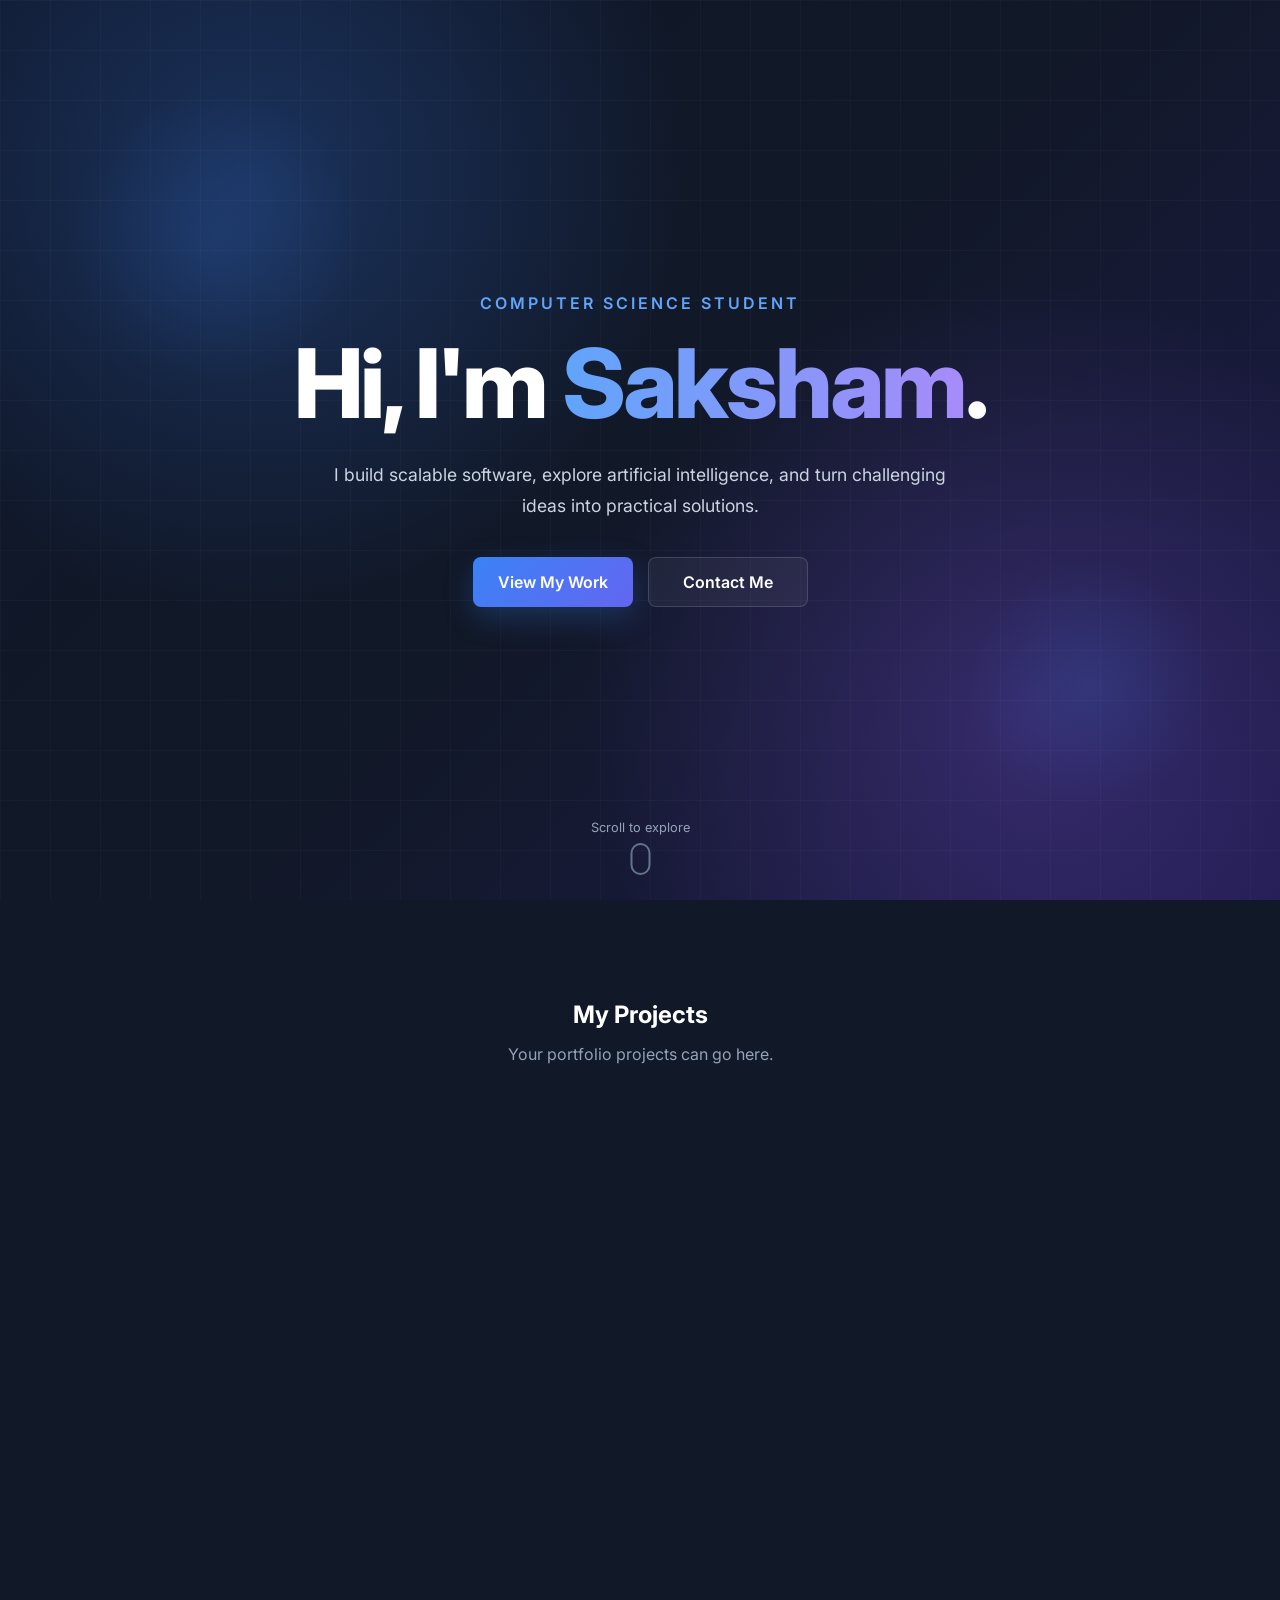
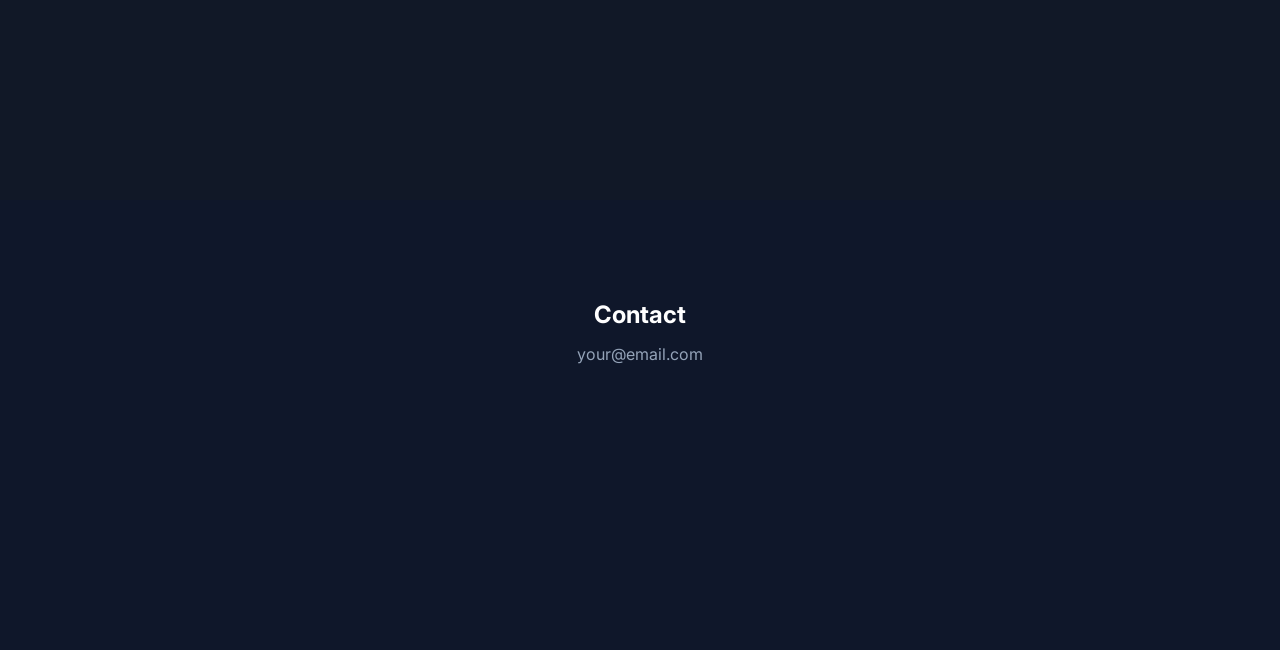
<file: afe.html>
<!DOCTYPE html>
<html lang="en">
<head>
  <meta charset="UTF-8">

  <meta
    name="viewport"
    content="width=device-width, initial-scale=1.0"
  >

  <title>Saksham | Portfolio</title>

  <!-- Google Font -->
  <link
    rel="preconnect"
    href="https://fonts.googleapis.com"
  >

  <link
    rel="preconnect"
    href="https://fonts.gstatic.com"
    crossorigin
  >

  <link
    href="https://fonts.googleapis.com/css2?family=Inter:wght@400;500;600;700;800&display=swap"
    rel="stylesheet"
  >

  <style>
    * {
      margin: 0;
      padding: 0;
      box-sizing: border-box;
    }

    html {
      scroll-behavior: smooth;
    }

    body {
      font-family: "Inter", sans-serif;
      color: #ffffff;
      background: #0f172a;
      overflow-x: hidden;
    }

    /* =========================
       HERO
    ========================== */

    .hero {
      position: relative;

      min-height: 100vh;

      display: flex;
      align-items: center;
      justify-content: center;

      text-align: center;

      padding: 40px 20px;

      overflow: hidden;

      /*
       * Gradient background instead of
       * plain white/black.
       */
      background:
        radial-gradient(
          circle at 20% 20%,
          rgba(59, 130, 246, 0.25),
          transparent 35%
        ),
        radial-gradient(
          circle at 80% 80%,
          rgba(139, 92, 246, 0.25),
          transparent 35%
        ),
        linear-gradient(
          135deg,
          #0f172a 0%,
          #111827 50%,
          #1e1b4b 100%
        );
    }


    /* =========================
       SUBTLE BACKGROUND PATTERN
    ========================== */

    .hero::before {
      content: "";

      position: absolute;
      inset: 0;

      background-image:
        linear-gradient(
          rgba(255, 255, 255, 0.025) 1px,
          transparent 1px
        ),
        linear-gradient(
          90deg,
          rgba(255, 255, 255, 0.025) 1px,
          transparent 1px
        );

      background-size: 50px 50px;

      pointer-events: none;
    }


    /* =========================
       CONTENT
    ========================== */

    .hero-content {
      position: relative;
      z-index: 1;

      width: min(100%, 900px);
    }


    /* =========================
       SUBTITLE
    ========================== */

    .hero-subtitle {
      margin-bottom: 20px;

      color: #60a5fa;

      font-size: 1rem;
      font-weight: 600;

      letter-spacing: 3px;
      text-transform: uppercase;

      animation:
        fadeIn 0.8s ease-out 0.1s both;
    }


    /* =========================
       HEADLINE
    ========================== */

    .hero h1 {
      margin-bottom: 25px;

      font-size: clamp(
        3rem,
        8vw,
        6rem
      );

      line-height: 1.05;

      font-weight: 800;
      letter-spacing: -3px;

      animation:
        slideUp 0.9s ease-out 0.2s both;
    }

    .hero h1 span {
      background:
        linear-gradient(
          90deg,
          #60a5fa,
          #a78bfa
        );

      -webkit-background-clip: text;
      background-clip: text;

      color: transparent;
    }


    /* =========================
       DESCRIPTION
    ========================== */

    .hero-description {
      width: min(100%, 650px);

      margin: 0 auto 35px;

      color: #cbd5e1;

      font-size: 1.1rem;
      line-height: 1.8;

      animation:
        fadeIn 0.8s ease-out 0.5s both;
    }


    /* =========================
       CTA
    ========================== */

    .hero-actions {
      display: flex;

      justify-content: center;

      gap: 15px;

      flex-wrap: wrap;

      animation:
        slideUp 0.8s ease-out 0.7s both;
    }

    .cta {
      display: inline-flex;

      align-items: center;
      justify-content: center;

      min-width: 160px;

      padding: 14px 25px;

      border-radius: 8px;

      background:
        linear-gradient(
          135deg,
          #3b82f6,
          #6366f1
        );

      color: #ffffff;

      text-decoration: none;

      font-size: 1rem;
      font-weight: 600;

      box-shadow:
        0 10px 30px
        rgba(59, 130, 246, 0.25);

      transition:
        transform 0.3s ease,
        box-shadow 0.3s ease,
        filter 0.3s ease;
    }

    .cta:hover {
      transform:
        translateY(-4px)
        scale(1.02);

      filter: brightness(1.1);

      box-shadow:
        0 15px 40px
        rgba(59, 130, 246, 0.4);
    }

    .cta:focus-visible {
      outline: 3px solid #93c5fd;
      outline-offset: 4px;
    }


    /* =========================
       SECONDARY BUTTON
    ========================== */

    .cta-secondary {
      background: rgba(255, 255, 255, 0.05);

      border: 1px solid
        rgba(255, 255, 255, 0.15);

      box-shadow: none;

      backdrop-filter: blur(10px);
    }

    .cta-secondary:hover {
      background: rgba(255, 255, 255, 0.1);

      box-shadow:
        0 10px 30px
        rgba(0, 0, 0, 0.2);
    }


    /* =========================
       DECORATIVE ORB
    ========================== */

    .orb {
      position: absolute;

      width: 300px;
      height: 300px;

      border-radius: 50%;

      background:
        radial-gradient(
          circle,
          rgba(59, 130, 246, 0.15),
          transparent 70%
        );

      pointer-events: none;

      animation:
        float 6s ease-in-out infinite;
    }

    .orb-one {
      top: 10%;
      left: 5%;
    }

    .orb-two {
      right: 5%;
      bottom: 10%;

      width: 250px;
      height: 250px;

      animation-delay: -3s;
    }


    /* =========================
       SCROLL INDICATOR
    ========================== */

    .scroll-indicator {
      position: absolute;

      bottom: 25px;
      left: 50%;

      transform: translateX(-50%);

      color: #94a3b8;

      font-size: 0.8rem;

      animation:
        bounce 2s ease-in-out infinite;
    }

    .scroll-indicator span {
      display: block;

      width: 20px;
      height: 32px;

      margin: 8px auto 0;

      border: 2px solid #64748b;

      border-radius: 20px;
    }


    /* =========================
       KEYFRAME ANIMATIONS
    ========================== */

    /*
     * Animation 1:
     * Fade elements into view.
     */
    @keyframes fadeIn {

      from {
        opacity: 0;
      }

      to {
        opacity: 1;
      }

    }


    /*
     * Animation 2:
     * Slide elements upward while fading in.
     */
    @keyframes slideUp {

      from {
        opacity: 0;

        transform:
          translateY(35px);
      }

      to {
        opacity: 1;

        transform:
          translateY(0);
      }

    }


    /*
     * Animation 3:
     * Floating background decoration.
     */
    @keyframes float {

      0%,
      100% {
        transform:
          translateY(0);
      }

      50% {
        transform:
          translateY(-25px);
      }

    }


    /*
     * Animation 4:
     * Scroll indicator.
     */
    @keyframes bounce {

      0%,
      100% {
        transform:
          translateX(-50%)
          translateY(0);
      }

      50% {
        transform:
          translateX(-50%)
          translateY(8px);
      }

    }


    /* =========================
       REDUCED MOTION
    ========================== */

    @media (
      prefers-reduced-motion: reduce
    ) {

      *,
      *::before,
      *::after {
        animation-duration: 0.01ms !important;
        animation-iteration-count: 1 !important;
        transition-duration: 0.01ms !important;
      }

    }


    /* =========================
       MOBILE
    ========================== */

    @media (max-width: 600px) {

      .hero {
        padding:
          30px 20px;
      }

      .hero h1 {
        letter-spacing: -2px;
      }

      .hero-description {
        font-size: 1rem;
      }

      .hero-actions {
        flex-direction: column;

        align-items: center;
      }

      .cta {
        width: min(100%, 280px);
      }

      .orb {
        width: 180px;
        height: 180px;
      }

    }

  </style>
</head>


<body>

  <main>

    <section
      class="hero"
      id="home"
    >

      <!-- Decorative background elements -->

      <div
        class="orb orb-one"
        aria-hidden="true"
      ></div>

      <div
        class="orb orb-two"
        aria-hidden="true"
      ></div>


      <!-- Hero content -->

      <div class="hero-content">

        <p class="hero-subtitle">
          Computer Science Student
        </p>


        <h1>
          Hi, I'm
          <span>Saksham</span>.
        </h1>


        <p class="hero-description">
          I build scalable software, explore
          artificial intelligence, and turn
          challenging ideas into practical
          solutions.
        </p>


        <div class="hero-actions">

          <a
            href="#projects"
            class="cta"
          >
            View My Work
          </a>

          <a
            href="#contact"
            class="cta cta-secondary"
          >
            Contact Me
          </a>

        </div>

      </div>


      <!-- Scroll indicator -->

      <div
        class="scroll-indicator"
        aria-hidden="true"
      >
        Scroll to explore
        <span></span>
      </div>

    </section>


    <!-- Demo sections so the CTA has destinations -->

    <section
      id="projects"
      style="
        min-height: 100vh;
        padding: 100px 20px;
        background: #111827;
        text-align: center;
      "
    >

      <h2>
        My Projects
      </h2>

      <p
        style="
          margin-top: 15px;
          color: #94a3b8;
        "
      >
        Your portfolio projects can go here.
      </p>

    </section>


    <section
      id="contact"
      style="
        min-height: 50vh;
        padding: 100px 20px;
        background: #0f172a;
        text-align: center;
      "
    >

      <h2>
        Contact
      </h2>

      <p
        style="
          margin-top: 15px;
          color: #94a3b8;
        "
      >
        your@email.com
      </p>

    </section>

  </main>

</body>
</html>
</file>
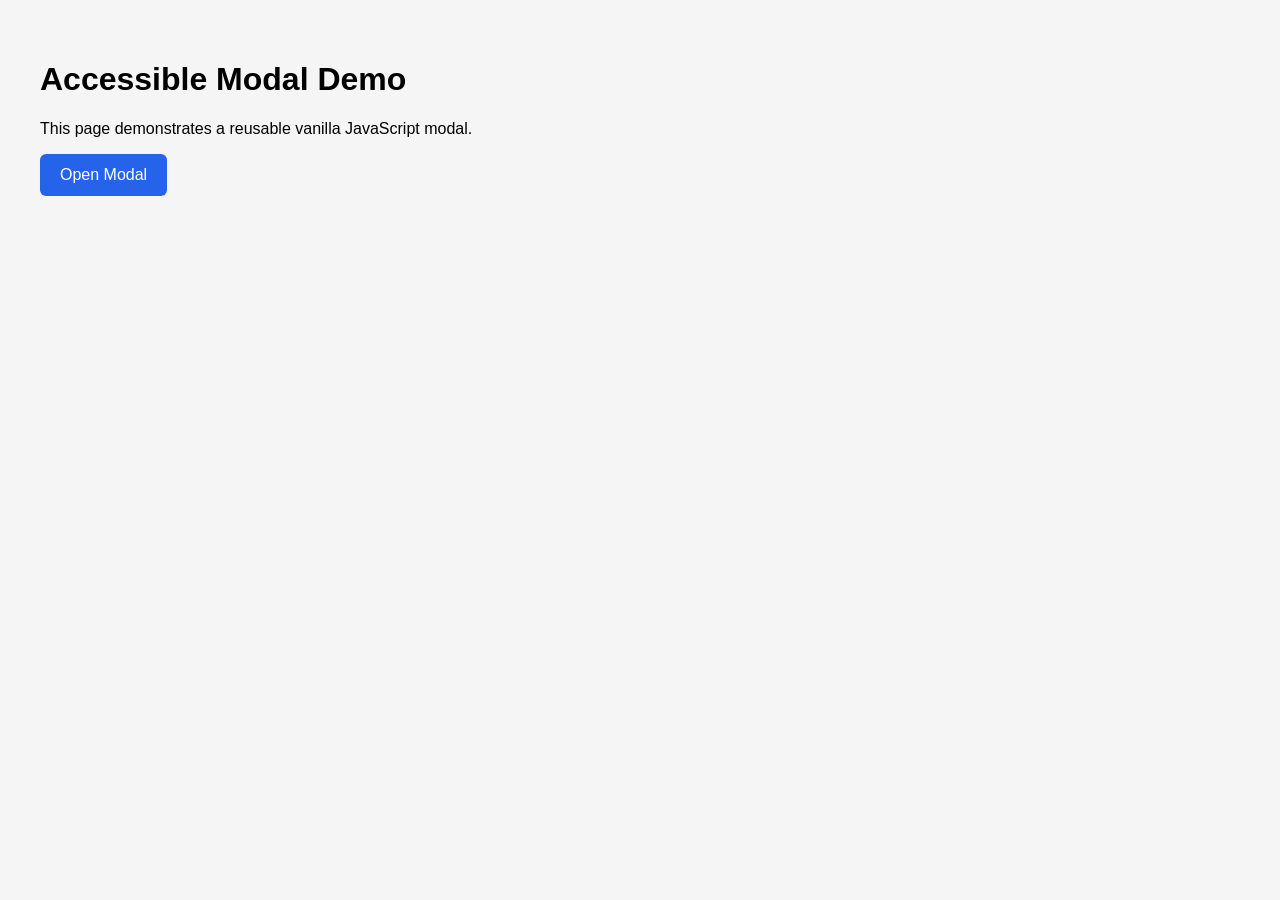
<file: audit.html>
<!DOCTYPE html>
<html lang="en">
<head>
  <meta charset="UTF-8" />
  <meta name="viewport" content="width=device-width, initial-scale=1.0" />

  <title>Accessible Modal</title>

  <style>
    * {
      box-sizing: border-box;
    }

    body {
      margin: 0;
      font-family: Arial, sans-serif;
      min-height: 100vh;
      padding: 40px;
      background: #f5f5f5;
    }

    body.modal-open {
      overflow: hidden;
    }

    button {
      font: inherit;
      cursor: pointer;
    }

    .open-button {
      padding: 12px 20px;
      border: none;
      border-radius: 6px;
      background: #2563eb;
      color: white;
    }

    .open-button:hover {
      background: #1d4ed8;
    }

    /* Modal */

    .modal {
      position: fixed;
      inset: 0;
      z-index: 1000;

      display: grid;
      place-items: center;

      opacity: 0;
      visibility: hidden;
      pointer-events: none;

      transition:
        opacity 200ms ease,
        visibility 200ms ease;
    }

    .modal.is-open {
      opacity: 1;
      visibility: visible;
      pointer-events: auto;
    }

    /* Backdrop */

    .modal__backdrop {
      position: absolute;
      inset: 0;
      background: rgba(0, 0, 0, 0.55);
    }

    /* Dialog */

    .modal__dialog {
      position: relative;
      z-index: 1;

      width: min(90vw, 500px);
      max-height: 90vh;
      overflow-y: auto;

      padding: 32px;
      background: white;
      border-radius: 12px;

      box-shadow: 0 20px 50px rgba(0, 0, 0, 0.25);

      transform: translateY(-20px) scale(0.97);
      transition: transform 200ms ease;
    }

    .modal.is-open .modal__dialog {
      transform: translateY(0) scale(1);
    }

    .modal__dialog:focus {
      outline: 3px solid #2563eb;
      outline-offset: 3px;
    }

    /* Close button */

    .modal__close {
      position: absolute;
      top: 12px;
      right: 12px;

      width: 36px;
      height: 36px;

      border: none;
      border-radius: 50%;
      background: transparent;

      font-size: 24px;
      line-height: 1;
    }

    .modal__close:hover {
      background: #eee;
    }

    .modal__dialog h2 {
      margin-top: 0;
    }

    .modal__actions {
      display: flex;
      gap: 12px;
      margin-top: 24px;
    }

    .modal__actions button {
      padding: 10px 16px;
      border: none;
      border-radius: 6px;
    }

    .primary {
      background: #2563eb;
      color: white;
    }

    .secondary {
      background: #e5e7eb;
      color: #111827;
    }

    /* Respect users who prefer reduced motion */

    @media (prefers-reduced-motion: reduce) {
      .modal,
      .modal__dialog {
        transition: none;
      }
    }
  </style>
</head>

<body>

  <main>
    <h1>Accessible Modal Demo</h1>

    <p>
      This page demonstrates a reusable vanilla JavaScript modal.
    </p>

    <button
      type="button"
      class="open-button"
      data-modal-target="example-modal"
    >
      Open Modal
    </button>
  </main>


  <!-- Modal -->

  <div
    id="example-modal"
    class="modal"
    role="dialog"
    aria-modal="true"
    aria-labelledby="modal-title"
    aria-hidden="true"
  >

    <!-- Backdrop -->
    <div
      class="modal__backdrop"
      data-modal-close
      aria-hidden="true"
    ></div>


    <!-- Dialog -->
    <div
      class="modal__dialog"
      tabindex="-1"
    >

      <button
        type="button"
        class="modal__close"
        aria-label="Close dialog"
        data-modal-close
      >
        &times;
      </button>

      <h2 id="modal-title">
        Example Modal
      </h2>

      <p>
        This is an accessible modal built entirely with vanilla JavaScript.
        Try navigating it using only your keyboard.
      </p>

      <p>
        Press <strong>Tab</strong> to move between controls,
        <strong>Shift + Tab</strong> to move backwards, and
        <strong>Escape</strong> to close the modal.
      </p>

      <label for="example-input">
        Your name
      </label>

      <input
        id="example-input"
        type="text"
        placeholder="Enter your name"
        style="
          display: block;
          width: 100%;
          margin-top: 8px;
          padding: 10px;
        "
      />

      <div class="modal__actions">
        <button
          type="button"
          class="primary"
        >
          Submit
        </button>

        <button
          type="button"
          class="secondary"
          data-modal-close
        >
          Cancel
        </button>
      </div>

    </div>
  </div>


  <script>
    class Modal {
      constructor(element) {
        if (!(element instanceof HTMLElement)) {
          throw new TypeError(
            "Modal requires a valid HTML element."
          );
        }

        this.element = element;
        this.dialog = element.querySelector(".modal__dialog");

        this.closeButtons =
          element.querySelectorAll("[data-modal-close]");

        this.trigger = null;
        this.isOpen = false;

        if (!this.dialog) {
          throw new Error(
            "Modal requires an element with class '.modal__dialog'."
          );
        }

        /*
         * Elements that can receive keyboard focus.
         */
        this.focusableSelector = [
          "a[href]",
          "area[href]",
          "button:not([disabled])",
          "input:not([disabled]):not([type='hidden'])",
          "select:not([disabled])",
          "textarea:not([disabled])",
          "iframe",
          "object",
          "embed",
          "[contenteditable]",
          "[tabindex]:not([tabindex='-1'])"
        ].join(",");

        this.handleKeyDown =
          this.handleKeyDown.bind(this);


        /*
         * Close buttons.
         */
        this.closeButtons.forEach((button) => {
          button.addEventListener("click", () => {
            this.close();
          });
        });


        /*
         * Backdrop click.
         *
         * Only the backdrop itself should close the modal.
         */
        element.addEventListener("click", (event) => {
          if (event.target === element) {
            this.close();
          }
        });
      }


      /*
       * Open modal.
       */
      open(trigger = document.activeElement) {
        if (this.isOpen) {
          return;
        }

        this.isOpen = true;

        /*
         * Remember the element that opened the modal.
         * Focus will return here when the modal closes.
         */
        this.trigger =
          trigger instanceof HTMLElement
            ? trigger
            : null;


        this.element.classList.add("is-open");

        this.element.setAttribute(
          "aria-hidden",
          "false"
        );


        /*
         * Prevent background page from scrolling.
         */
        document.body.classList.add("modal-open");


        /*
         * Listen for Escape and Tab.
         */
        document.addEventListener(
          "keydown",
          this.handleKeyDown
        );


        /*
         * Move focus inside the modal.
         *
         * The first focusable element is used.
         * If there isn't one, focus the dialog itself.
         */
        requestAnimationFrame(() => {
          if (!this.isOpen) {
            return;
          }

          const focusable =
            this.getFocusableElements();

          if (focusable.length > 0) {
            focusable[0].focus();
          } else {
            this.dialog.focus();
          }
        });
      }


      /*
       * Close modal.
       */
      close() {
        if (!this.isOpen) {
          return;
        }

        this.isOpen = false;

        this.element.classList.remove("is-open");

        this.element.setAttribute(
          "aria-hidden",
          "true"
        );


        /*
         * Stop listening for keyboard events.
         */
        document.removeEventListener(
          "keydown",
          this.handleKeyDown
        );


        /*
         * Unlock body scrolling.
         *
         * Check whether another modal is still open.
         * This makes multiple modals work correctly.
         */
        const anotherModalIsOpen =
          document.querySelector(".modal.is-open");

        if (!anotherModalIsOpen) {
          document.body.classList.remove("modal-open");
        }


        /*
         * Return focus to the element
         * that originally opened the modal.
         */
        if (
          this.trigger &&
          document.contains(this.trigger)
        ) {
          this.trigger.focus();
        }

        this.trigger = null;
      }


      /*
       * Handle keyboard interaction.
       */
      handleKeyDown(event) {
        if (!this.isOpen) {
          return;
        }


        /*
         * Escape closes the modal.
         */
        if (event.key === "Escape") {
          event.preventDefault();
          this.close();
          return;
        }


        /*
         * Only handle Tab below.
         */
        if (event.key !== "Tab") {
          return;
        }


        const focusable =
          this.getFocusableElements();


        /*
         * If there are no focusable elements,
         * keep focus on the dialog.
         */
        if (focusable.length === 0) {
          event.preventDefault();
          this.dialog.focus();
          return;
        }


        const first = focusable[0];
        const last =
          focusable[focusable.length - 1];


        /*
         * Shift + Tab from the first element
         * goes to the last element.
         */
        if (
          event.shiftKey &&
          document.activeElement === first
        ) {
          event.preventDefault();
          last.focus();
          return;
        }


        /*
         * Tab from the last element
         * goes back to the first element.
         */
        if (
          !event.shiftKey &&
          document.activeElement === last
        ) {
          event.preventDefault();
          first.focus();
        }
      }


      /*
       * Get all visible focusable elements
       * inside the modal.
       */
      getFocusableElements() {
        return [
          ...this.dialog.querySelectorAll(
            this.focusableSelector
          )
        ].filter((element) => {
          return (
            element.offsetWidth > 0 ||
            element.offsetHeight > 0 ||
            element.getClientRects().length > 0
          );
        });
      }
    }


    /*
     * Store all modal instances.
     *
     * This allows multiple modals on the same page.
     */
    const modals = new Map();


    document
      .querySelectorAll(".modal")
      .forEach((element) => {
        modals.set(
          element.id,
          new Modal(element)
        );
      });


    /*
     * Connect buttons to their modals.
     */
    document
      .querySelectorAll("[data-modal-target]")
      .forEach((button) => {

        button.addEventListener("click", () => {

          const modalId =
            button.dataset.modalTarget;

          const modal =
            modals.get(modalId);

          if (modal) {
            modal.open(button);
          }
        });
      });
  </script>

</body>
</html>
</file>
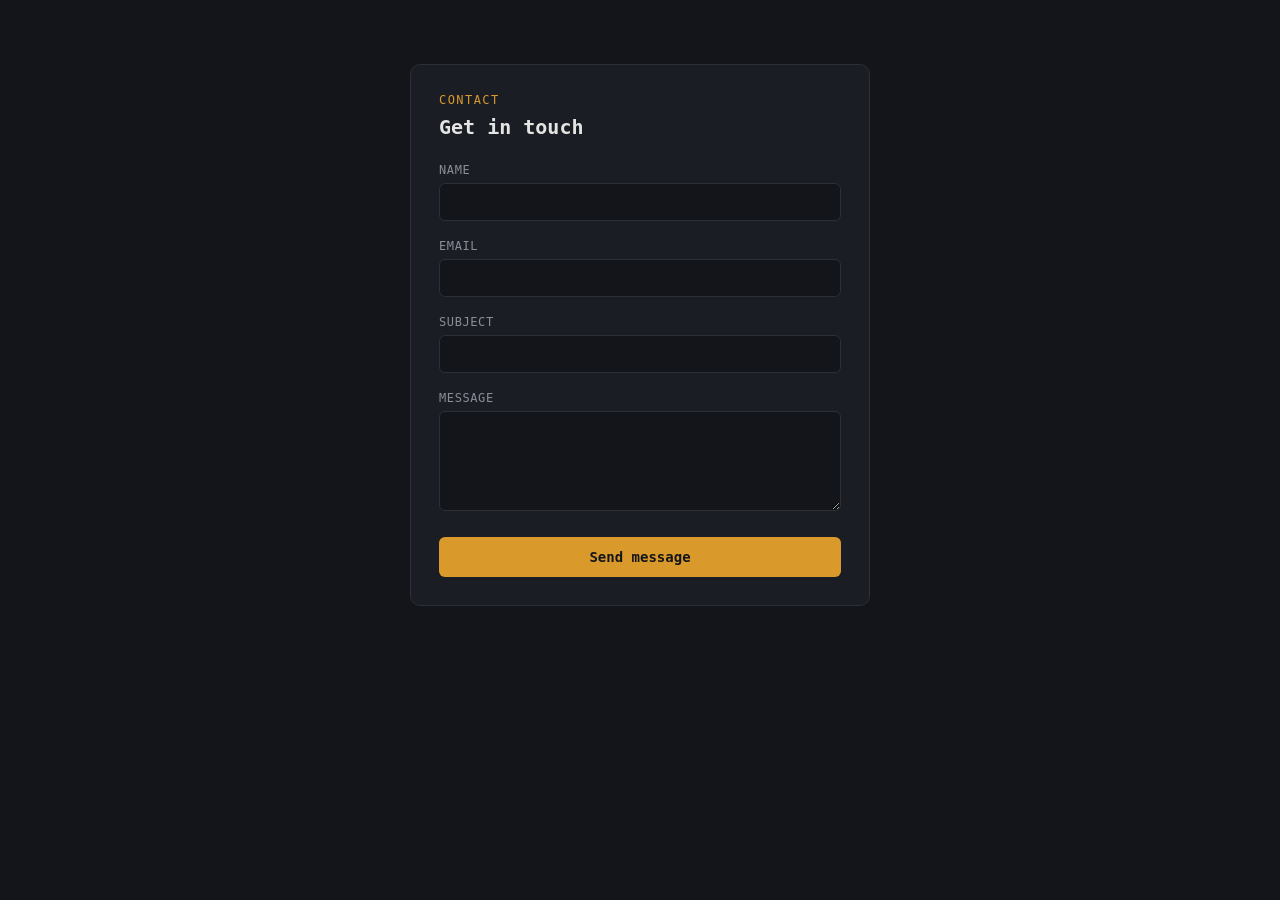
<file: contact_form.html>
<!DOCTYPE html>
<html lang="en">
<head>
<meta charset="UTF-8">
<meta name="viewport" content="width=device-width, initial-scale=1.0">
<title>Contact</title>
<style>
  :root {
    --bg: #14151a;
    --panel: #1b1d24;
    --border: #2c2f38;
    --text: #e4e4e2;
    --muted: #8b8d98;
    --amber: #d99a2b;
    --red: #e05d5d;
    --green: #6bbf7b;
    --mono: "IBM Plex Mono", "SF Mono", ui-monospace, Menlo, monospace;
  }

  * { box-sizing: border-box; }

  body {
    background: var(--bg);
    color: var(--text);
    font-family: var(--mono);
    display: flex;
    justify-content: center;
    padding: 64px 20px;
    margin: 0;
  }

  .card {
    width: 100%;
    max-width: 460px;
    background: var(--panel);
    border: 1px solid var(--border);
    border-radius: 10px;
    padding: 28px;
  }

  .card__eyebrow {
    color: var(--amber);
    font-size: 12px;
    letter-spacing: 0.12em;
    text-transform: uppercase;
    margin: 0 0 8px;
  }

  .card__title {
    font-size: 20px;
    font-weight: 600;
    margin: 0 0 24px;
  }

  .field {
    margin-bottom: 18px;
  }

  .field label {
    display: block;
    font-size: 12px;
    color: var(--muted);
    text-transform: uppercase;
    letter-spacing: 0.05em;
    margin-bottom: 6px;
  }

  .field input,
  .field textarea {
    width: 100%;
    background: var(--bg);
    border: 1px solid var(--border);
    color: var(--text);
    font-family: inherit;
    font-size: 14px;
    padding: 10px 12px;
    border-radius: 6px;
    resize: vertical;
  }

  .field textarea { min-height: 100px; }

  .field input:focus-visible,
  .field textarea:focus-visible {
    outline: 2px solid var(--amber);
    outline-offset: 1px;
  }

  .field[data-invalid="true"] input,
  .field[data-invalid="true"] textarea {
    border-color: var(--red);
  }

  .field__error {
    display: none;
    color: var(--red);
    font-size: 12px;
    margin-top: 6px;
  }

  .field[data-invalid="true"] .field__error {
    display: block;
  }

  .submit-btn {
    width: 100%;
    background: var(--amber);
    color: #14151a;
    border: none;
    font-family: inherit;
    font-weight: 600;
    font-size: 14px;
    padding: 12px 16px;
    border-radius: 6px;
    cursor: pointer;
    margin-top: 4px;
  }

  .submit-btn:hover { opacity: 0.9; }

  .success {
    text-align: center;
    padding: 20px 0;
  }

  .success__icon {
    width: 44px;
    height: 44px;
    border-radius: 50%;
    border: 2px solid var(--green);
    color: var(--green);
    display: flex;
    align-items: center;
    justify-content: center;
    font-size: 20px;
    margin: 0 auto 16px;
  }

  .success__title {
    font-size: 17px;
    font-weight: 600;
    margin: 0 0 8px;
  }

  .success__text {
    color: var(--muted);
    font-size: 13px;
    line-height: 1.5;
    margin: 0 0 20px;
  }

  .success__btn {
    background: none;
    border: 1px solid var(--border);
    color: var(--text);
    font-family: inherit;
    font-size: 13px;
    padding: 8px 14px;
    border-radius: 6px;
    cursor: pointer;
  }

  .success__btn:hover { border-color: var(--amber); color: var(--amber); }
</style>
</head>
<body>

<div class="card" id="card">
  <p class="card__eyebrow">Contact</p>
  <h2 class="card__title">Get in touch</h2>

  <form id="contact-form" novalidate>
    <div class="field" id="field-name">
      <label for="name">Name</label>
      <input type="text" id="name" name="name" autocomplete="name">
      <p class="field__error" id="error-name"></p>
    </div>

    <div class="field" id="field-email">
      <label for="email">Email</label>
      <input type="text" id="email" name="email" autocomplete="email">
      <p class="field__error" id="error-email"></p>
    </div>

    <div class="field" id="field-subject">
      <label for="subject">Subject</label>
      <input type="text" id="subject" name="subject">
      <p class="field__error" id="error-subject"></p>
    </div>

    <div class="field" id="field-message">
      <label for="message">Message</label>
      <textarea id="message" name="message"></textarea>
      <p class="field__error" id="error-message"></p>
    </div>

    <button type="submit" class="submit-btn">Send message</button>
  </form>
</div>

<script>
  const card = document.getElementById("card");
  const form = document.getElementById("contact-form");

  const EMAIL_RE = /^[^\s@]+@[^\s@]+\.[^\s@]+$/;

  const rules = {
    name: (v) => (v.trim() ? null : "Name is required."),
    email: (v) => {
      if (!v.trim()) return "Email is required.";
      if (!EMAIL_RE.test(v.trim())) return "Enter a valid email address.";
      return null;
    },
    subject: (v) => (v.trim() ? null : "Subject is required."),
    message: (v) => {
      if (!v.trim()) return "Message is required.";
      if (v.trim().length < 20) return "Message must be at least 20 characters.";
      return null;
    }
  };

  function setFieldError(name, message) {
    const field = document.getElementById(`field-${name}`);
    const error = document.getElementById(`error-${name}`);
    if (message) {
      field.setAttribute("data-invalid", "true");
      error.textContent = message;
    } else {
      field.removeAttribute("data-invalid");
      error.textContent = "";
    }
  }

  function validateForm() {
    let firstInvalid = null;
    let isValid = true;

    Object.keys(rules).forEach((name) => {
      const input = form.elements[name];
      const message = rules[name](input.value);
      setFieldError(name, message);
      if (message) {
        isValid = false;
        if (!firstInvalid) firstInvalid = input;
      }
    });

    if (firstInvalid) firstInvalid.focus();
    return isValid;
  }

  function renderSuccess() {
    card.innerHTML = `
      <div class="success">
        <div class="success__icon">&#10003;</div>
        <p class="success__title">Message sent</p>
        <p class="success__text">Thanks for reaching out — I'll get back to you soon.</p>
        <button class="success__btn" id="reset-btn">Send another message</button>
      </div>
    `;
    document.getElementById("reset-btn").addEventListener("click", renderForm);
  }

  function renderForm() {
    location.reload();
  }

  form.addEventListener("submit", (e) => {
    e.preventDefault();
    if (validateForm()) {
      renderSuccess();
    }
  });
</script>

</body>
</html>
</file>
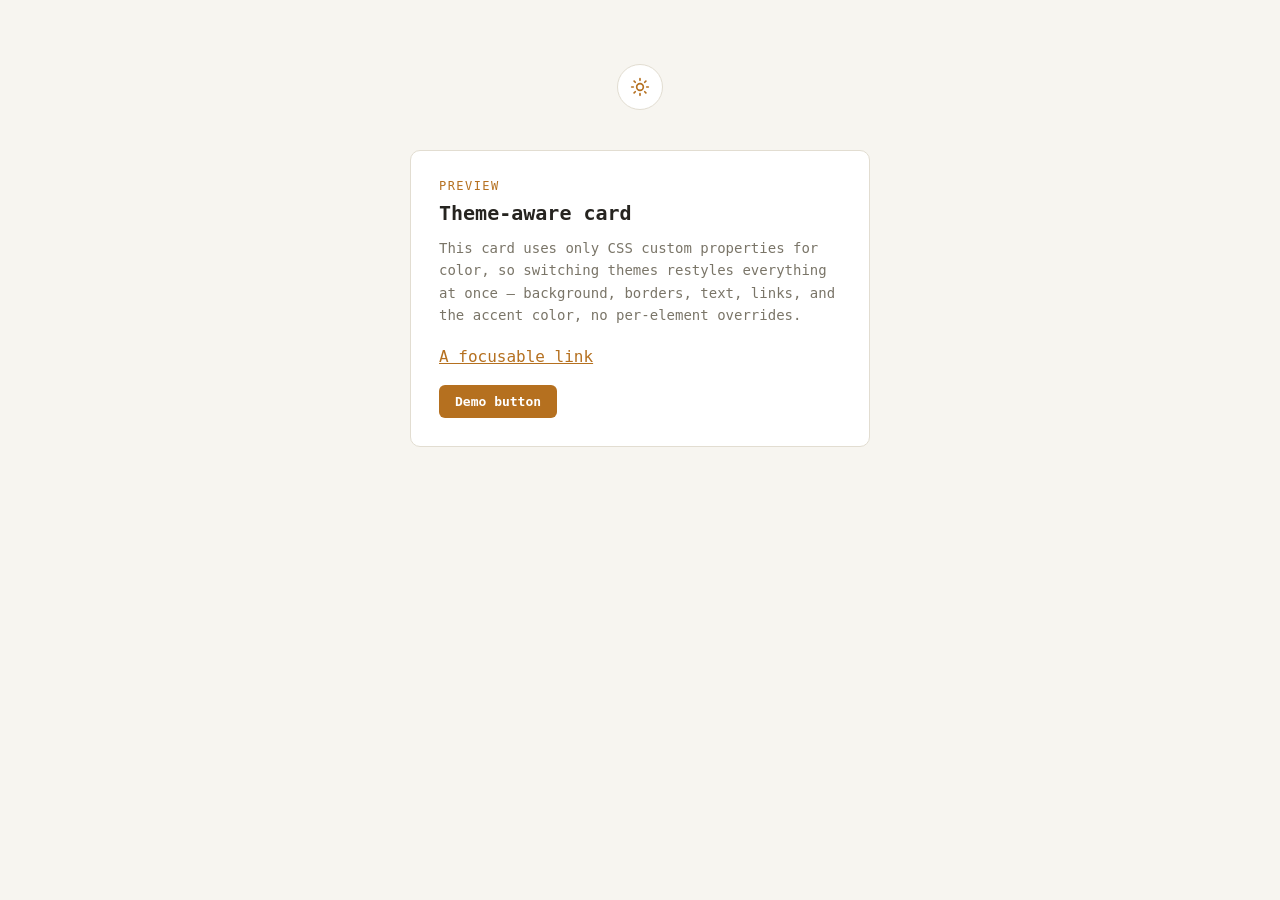
<file: dark.html>
<!DOCTYPE html>
<html lang="en">
<head>
<meta charset="UTF-8">
<meta name="viewport" content="width=device-width, initial-scale=1.0">
<title>Theme Toggle</title>

<!--
  Blocking, inline, runs before any CSS paints. Reads saved choice or
  falls back to system preference, then sets data-theme on <html>
  immediately — this is what prevents the flash of wrong theme.
-->
<script>
  (function () {
    const stored = localStorage.getItem("theme");
    const theme = stored || (window.matchMedia("(prefers-color-scheme: dark)").matches ? "dark" : "light");
    document.documentElement.setAttribute("data-theme", theme);
  })();
</script>

<style>
  :root {
    --mono: "IBM Plex Mono", "SF Mono", ui-monospace, Menlo, monospace;
  }

  /* Dark theme (default palette) */
  html[data-theme="dark"] {
    --bg: #14151a;
    --panel: #1b1d24;
    --border: #2c2f38;
    --text: #e4e4e2;
    --muted: #8b8d98;
    --accent: #d99a2b;
    --accent-contrast: #14151a;
  }

  /* Light theme — deliberately warm, not an inversion */
  html[data-theme="light"] {
    --bg: #f7f5f0;
    --panel: #ffffff;
    --border: #e2ddd1;
    --text: #262420;
    --muted: #7a7568;
    --accent: #b5701f;
    --accent-contrast: #ffffff;
  }

  * { box-sizing: border-box; }

  body {
    background: var(--bg);
    color: var(--text);
    font-family: var(--mono);
    display: flex;
    flex-direction: column;
    align-items: center;
    gap: 40px;
    padding: 64px 20px;
    margin: 0;
    transition: background 0.25s ease, color 0.25s ease;
  }

  .card {
    width: 100%;
    max-width: 460px;
    background: var(--panel);
    border: 1px solid var(--border);
    border-radius: 10px;
    padding: 28px;
    transition: background 0.25s ease, border-color 0.25s ease;
  }

  .card__eyebrow {
    color: var(--accent);
    font-size: 12px;
    letter-spacing: 0.12em;
    text-transform: uppercase;
    margin: 0 0 8px;
  }

  .card__title {
    font-size: 20px;
    font-weight: 600;
    margin: 0 0 12px;
  }

  .card__text {
    color: var(--muted);
    font-size: 14px;
    line-height: 1.6;
    margin: 0 0 20px;
  }

  .card a {
    color: var(--accent);
  }

  .card a:hover {
    text-decoration: none;
  }

  .card a:focus-visible,
  button:focus-visible {
    outline: 2px solid var(--accent);
    outline-offset: 2px;
  }

  .btn-demo {
    background: var(--accent);
    color: var(--accent-contrast);
    border: none;
    font-family: inherit;
    font-weight: 600;
    font-size: 13px;
    padding: 9px 16px;
    border-radius: 6px;
    cursor: pointer;
  }

  .btn-demo:hover { opacity: 0.88; }

  /* --- theme toggle button --- */
  #theme-toggle {
    position: relative;
    width: 46px;
    height: 46px;
    border-radius: 50%;
    background: var(--panel);
    border: 1px solid var(--border);
    cursor: pointer;
    display: flex;
    align-items: center;
    justify-content: center;
    transition: background 0.25s ease, border-color 0.25s ease;
  }

  #theme-toggle:hover {
    border-color: var(--accent);
  }

  #theme-toggle svg {
    position: absolute;
    width: 20px;
    height: 20px;
    color: var(--accent);
    transition: transform 0.4s ease, opacity 0.3s ease;
  }

  .icon-sun {
    opacity: 0;
    transform: rotate(-90deg) scale(0.5);
  }

  .icon-moon {
    opacity: 1;
    transform: rotate(0deg) scale(1);
  }

  html[data-theme="light"] .icon-sun {
    opacity: 1;
    transform: rotate(0deg) scale(1);
  }

  html[data-theme="light"] .icon-moon {
    opacity: 0;
    transform: rotate(90deg) scale(0.5);
  }
</style>
</head>
<body>

<button id="theme-toggle" aria-label="Toggle color theme">
  <svg class="icon-moon" viewBox="0 0 24 24" fill="none" stroke="currentColor" stroke-width="2" stroke-linecap="round" stroke-linejoin="round">
    <path d="M21 12.79A9 9 0 1 1 11.21 3 7 7 0 0 0 21 12.79z"/>
  </svg>
  <svg class="icon-sun" viewBox="0 0 24 24" fill="none" stroke="currentColor" stroke-width="2" stroke-linecap="round" stroke-linejoin="round">
    <circle cx="12" cy="12" r="4"/>
    <path d="M12 2v2M12 20v2M4.93 4.93l1.41 1.41M17.66 17.66l1.41 1.41M2 12h2M20 12h2M4.93 19.07l1.41-1.41M17.66 6.34l1.41-1.41"/>
  </svg>
</button>

<div class="card">
  <p class="card__eyebrow">Preview</p>
  <h2 class="card__title">Theme-aware card</h2>
  <p class="card__text">This card uses only CSS custom properties for color, so switching themes restyles everything at once — background, borders, text, links, and the accent color, no per-element overrides.</p>
  <a href="#" onclick="return false;">A focusable link</a>
  <br><br>
  <button class="btn-demo">Demo button</button>
</div>

<script>
  const toggle = document.getElementById("theme-toggle");
  const html = document.documentElement;

  toggle.addEventListener("click", () => {
    const current = html.getAttribute("data-theme");
    const next = current === "dark" ? "light" : "dark";
    html.setAttribute("data-theme", next);
    localStorage.setItem("theme", next);
  });

  // Follow system changes only if the user hasn't made an explicit choice yet
  window.matchMedia("(prefers-color-scheme: dark)").addEventListener("change", (e) => {
    if (localStorage.getItem("theme")) return;
    html.setAttribute("data-theme", e.matches ? "dark" : "light");
  });
</script>

</body>
</html>
</file>
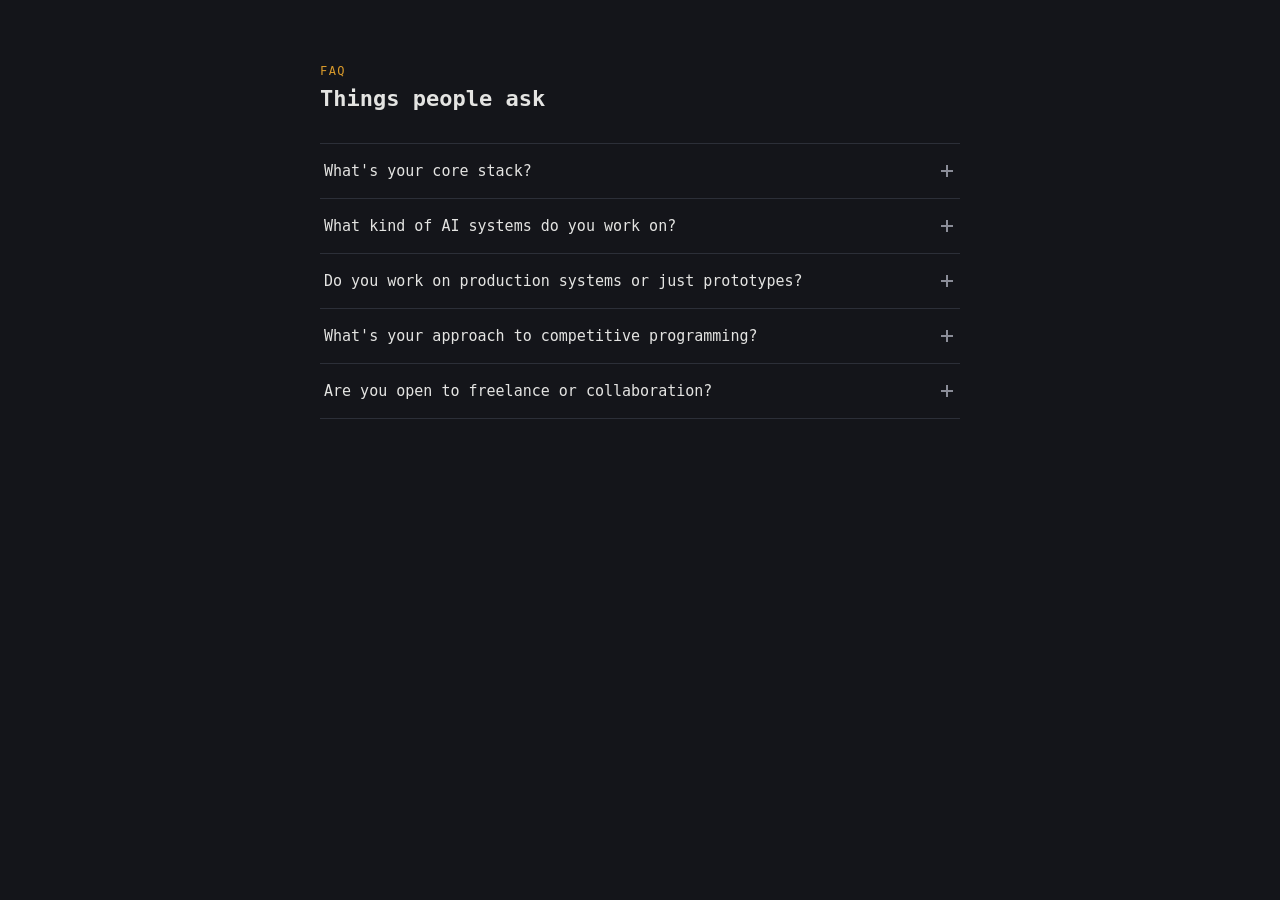
<file: faq_accordian.html>
<!DOCTYPE html>
<html lang="en">
<head>
<meta charset="UTF-8">
<meta name="viewport" content="width=device-width, initial-scale=1.0">
<title>FAQ</title>
<style>
  :root {
    --bg: #14151a;
    --panel: #1b1d24;
    --border: #2c2f38;
    --text: #e4e4e2;
    --muted: #8b8d98;
    --amber: #d99a2b;
    --mono: "IBM Plex Mono", "SF Mono", ui-monospace, Menlo, monospace;
  }

  * { box-sizing: border-box; }

  body {
    background: var(--bg);
    color: var(--text);
    font-family: var(--mono);
    display: flex;
    justify-content: center;
    padding: 64px 20px;
    margin: 0;
  }

  .faq {
    width: 100%;
    max-width: 640px;
  }

  .faq__eyebrow {
    color: var(--amber);
    font-size: 12px;
    letter-spacing: 0.12em;
    text-transform: uppercase;
    margin: 0 0 8px;
  }

  .faq__title {
    font-size: 22px;
    font-weight: 600;
    margin: 0 0 32px;
    color: var(--text);
  }

  .faq-item {
    border-bottom: 1px solid var(--border);
  }

  .faq-item:first-child {
    border-top: 1px solid var(--border);
  }

  .faq-question {
    width: 100%;
    background: none;
    border: none;
    color: var(--text);
    font-family: inherit;
    font-size: 15px;
    text-align: left;
    padding: 18px 4px;
    display: flex;
    align-items: center;
    justify-content: space-between;
    gap: 16px;
    cursor: pointer;
  }

  .faq-question:hover .faq-question__text {
    color: var(--amber);
  }

  .faq-question:focus-visible {
    outline: 2px solid var(--amber);
    outline-offset: 2px;
  }

  .faq-question__text {
    transition: color 0.15s ease;
  }

  .faq-toggle {
    flex-shrink: 0;
    width: 18px;
    height: 18px;
    position: relative;
    color: var(--muted);
  }

  .faq-toggle::before,
  .faq-toggle::after {
    content: "";
    position: absolute;
    background: currentColor;
    top: 50%;
    left: 50%;
    transform: translate(-50%, -50%);
    transition: transform 0.25s ease;
  }

  .faq-toggle::before {
    width: 12px;
    height: 2px;
  }

  .faq-toggle::after {
    width: 2px;
    height: 12px;
  }

  .faq-item.is-open .faq-toggle {
    color: var(--amber);
  }

  .faq-item.is-open .faq-toggle::after {
    transform: translate(-50%, -50%) rotate(90deg) scaleY(0);
  }

  .faq-answer {
    max-height: 0;
    overflow: hidden;
    transition: max-height 0.3s ease;
  }

  .faq-answer__inner {
    padding: 0 4px 20px;
    color: var(--muted);
    font-size: 14px;
    line-height: 1.6;
  }
</style>
</head>
<body>

<div class="faq">
  <p class="faq__eyebrow">FAQ</p>
  <h2 class="faq__title">Things people ask</h2>

  <div class="faq-list" id="faq-list"></div>
</div>

<script>
  const faqData = [
    {
      q: "What's your core stack?",
      a: "LangChain/LangGraph for orchestration, FastAPI with async I/O for serving, Redis for caching and job queues, and Docker for shipping it all. Most of what I build sits on top of that."
    },
    {
      q: "What kind of AI systems do you work on?",
      a: "Mostly agentic systems and RAG pipelines — multi-agent pipelines with critic/retry loops, PR review automation, and retrieval-augmented assistants. I've also fine-tuned Mistral-7B with QLoRA/PEFT for domain-specific tasks."
    },
    {
      q: "Do you work on production systems or just prototypes?",
      a: "Both. Day to day I build and ship AI agents and LLM-based products for clients as part of an engineering team, alongside personal projects I take from idea to deployed."
    },
    {
      q: "What's your approach to competitive programming?",
      a: "I treat it as a separate discipline from systems work — it keeps my fundamentals sharp: algorithms, data structures, and thinking clearly under constraints."
    },
    {
      q: "Are you open to freelance or collaboration?",
      a: "Yes — particularly on agentic AI, RAG, or backend systems work. Reach out through the contact section and I'll get back to you."
    }
  ];

  const list = document.getElementById("faq-list");

  faqData.forEach((item, i) => {
    const id = `faq-${i}`;

    const wrapper = document.createElement("div");
    wrapper.className = "faq-item";

    wrapper.innerHTML = `
      <button class="faq-question" id="${id}-btn" aria-expanded="false" aria-controls="${id}-panel">
        <span class="faq-question__text">${item.q}</span>
        <span class="faq-toggle" aria-hidden="true"></span>
      </button>
      <div class="faq-answer" id="${id}-panel" role="region" aria-labelledby="${id}-btn">
        <div class="faq-answer__inner">${item.a}</div>
      </div>
    `;

    list.appendChild(wrapper);
  });

  const items = Array.from(document.querySelectorAll(".faq-item"));

  function closeItem(item) {
    const btn = item.querySelector(".faq-question");
    const panel = item.querySelector(".faq-answer");
    btn.setAttribute("aria-expanded", "false");
    panel.style.maxHeight = null;
    item.classList.remove("is-open");
  }

  function openItem(item) {
    const btn = item.querySelector(".faq-question");
    const panel = item.querySelector(".faq-answer");
    btn.setAttribute("aria-expanded", "true");
    panel.style.maxHeight = panel.scrollHeight + "px";
    item.classList.add("is-open");
  }

  function toggleItem(item) {
    const isOpen = item.classList.contains("is-open");
    items.forEach(other => {
      if (other !== item) closeItem(other);
    });
    isOpen ? closeItem(item) : openItem(item);
  }

  items.forEach(item => {
    const btn = item.querySelector(".faq-question");
    btn.addEventListener("click", () => toggleItem(item));
  });

  // Keep open panel's max-height correct on resize (text reflow changes scrollHeight)
  window.addEventListener("resize", () => {
    const openItem = document.querySelector(".faq-item.is-open");
    if (openItem) {
      openItem.querySelector(".faq-answer").style.maxHeight =
        openItem.querySelector(".faq-answer").scrollHeight + "px";
    }
  });
</script>

</body>
</html>
</file>
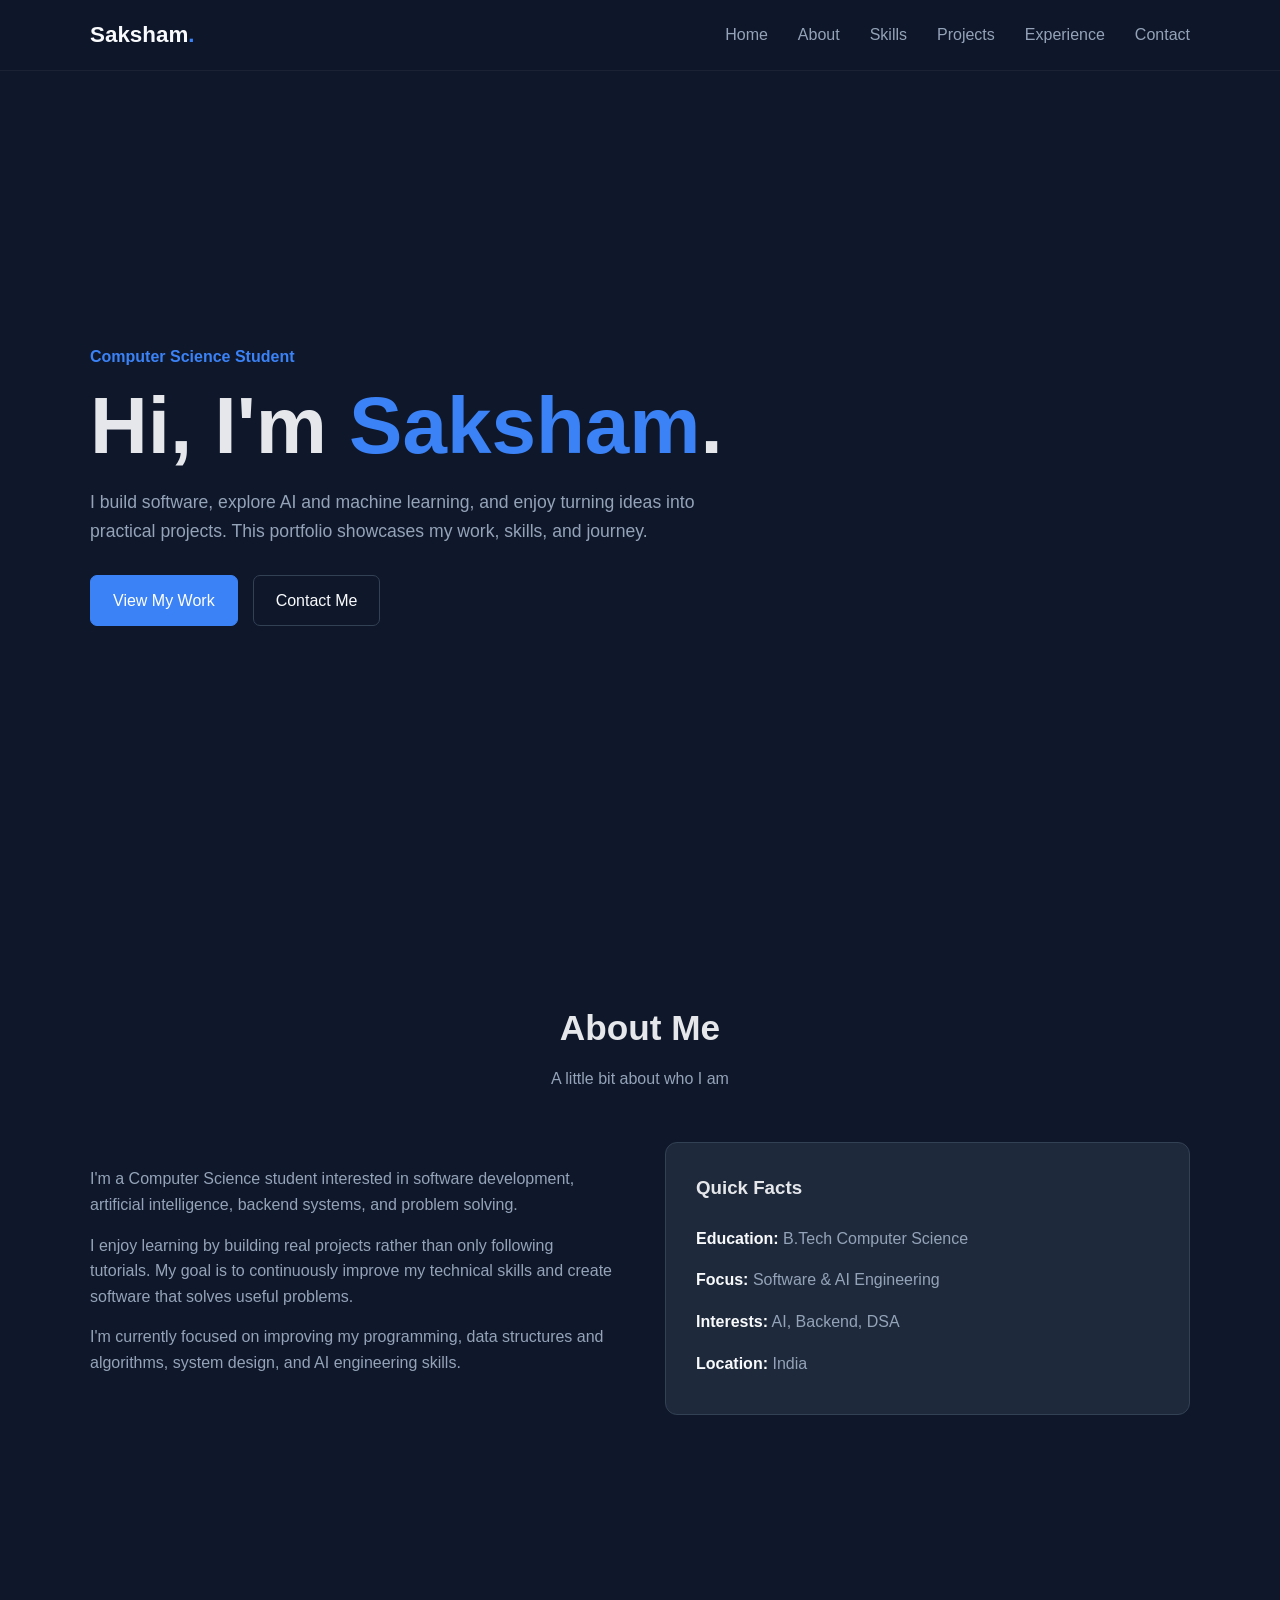
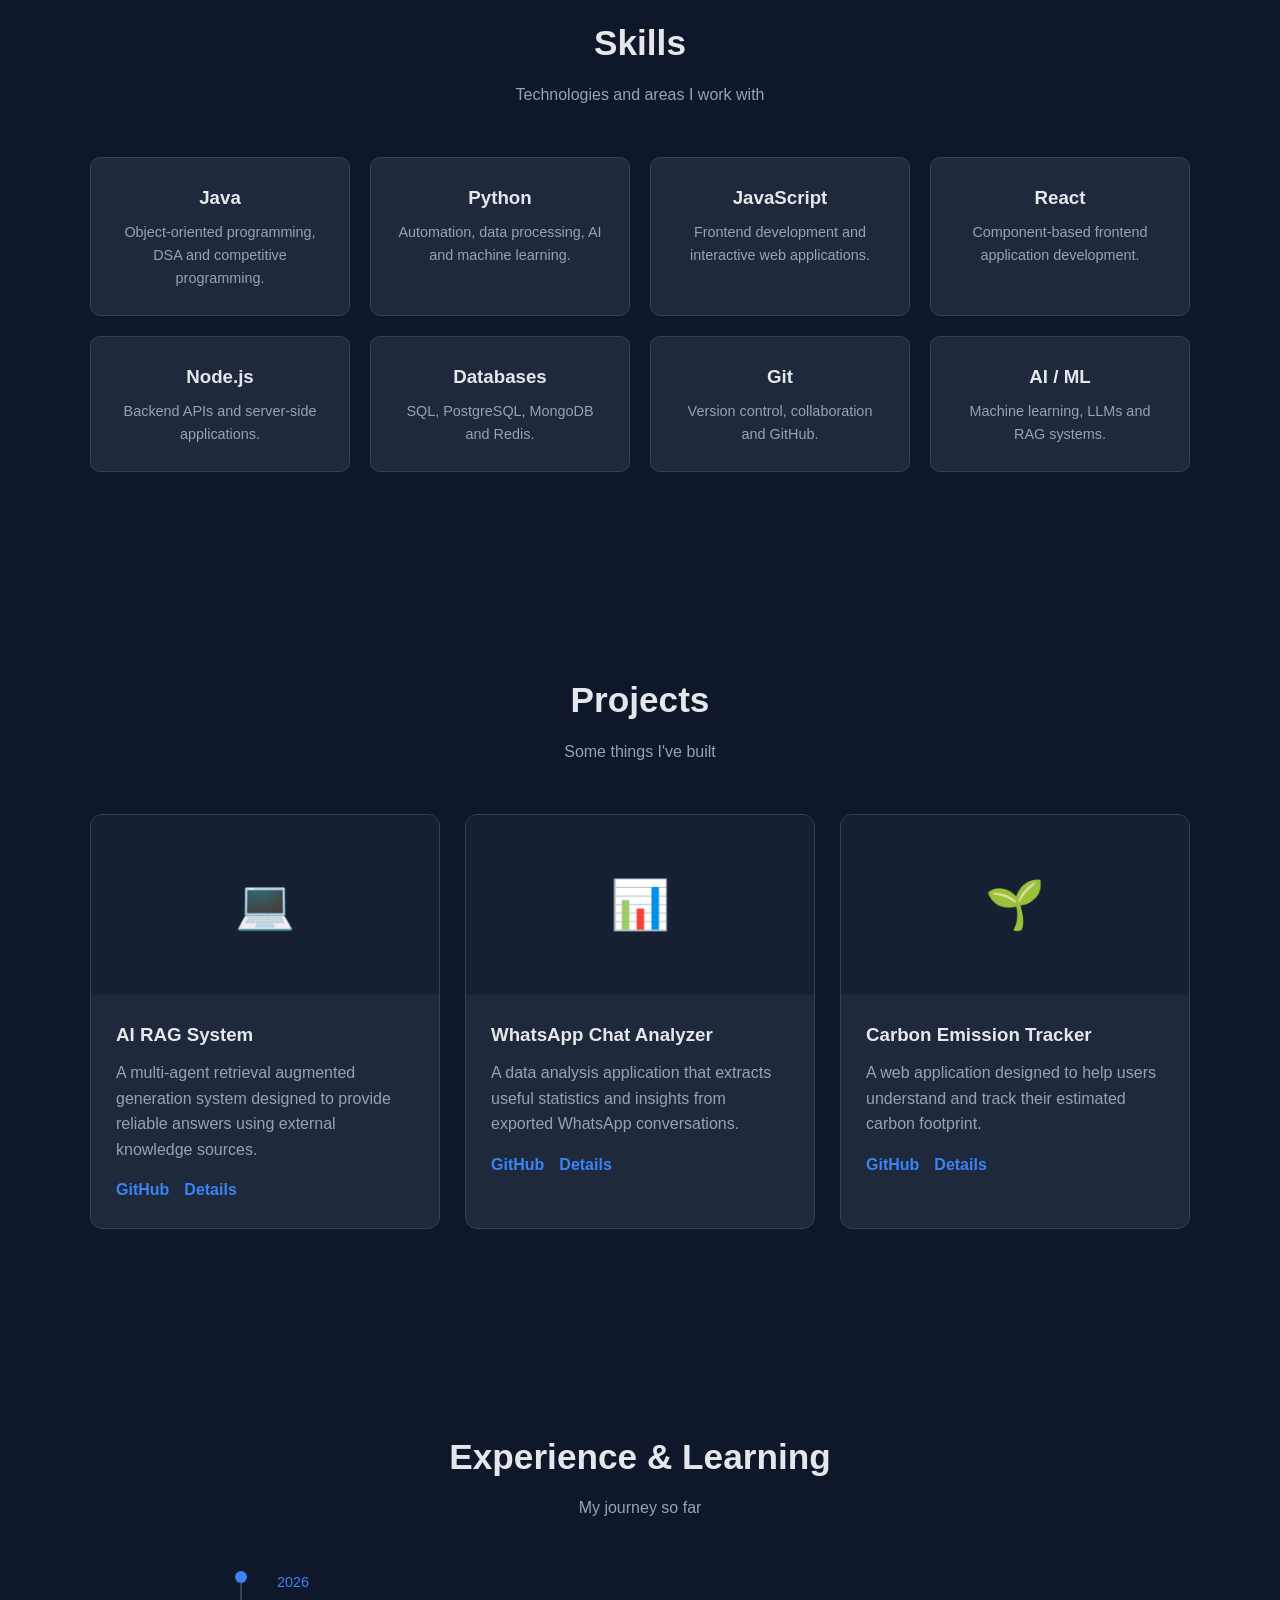
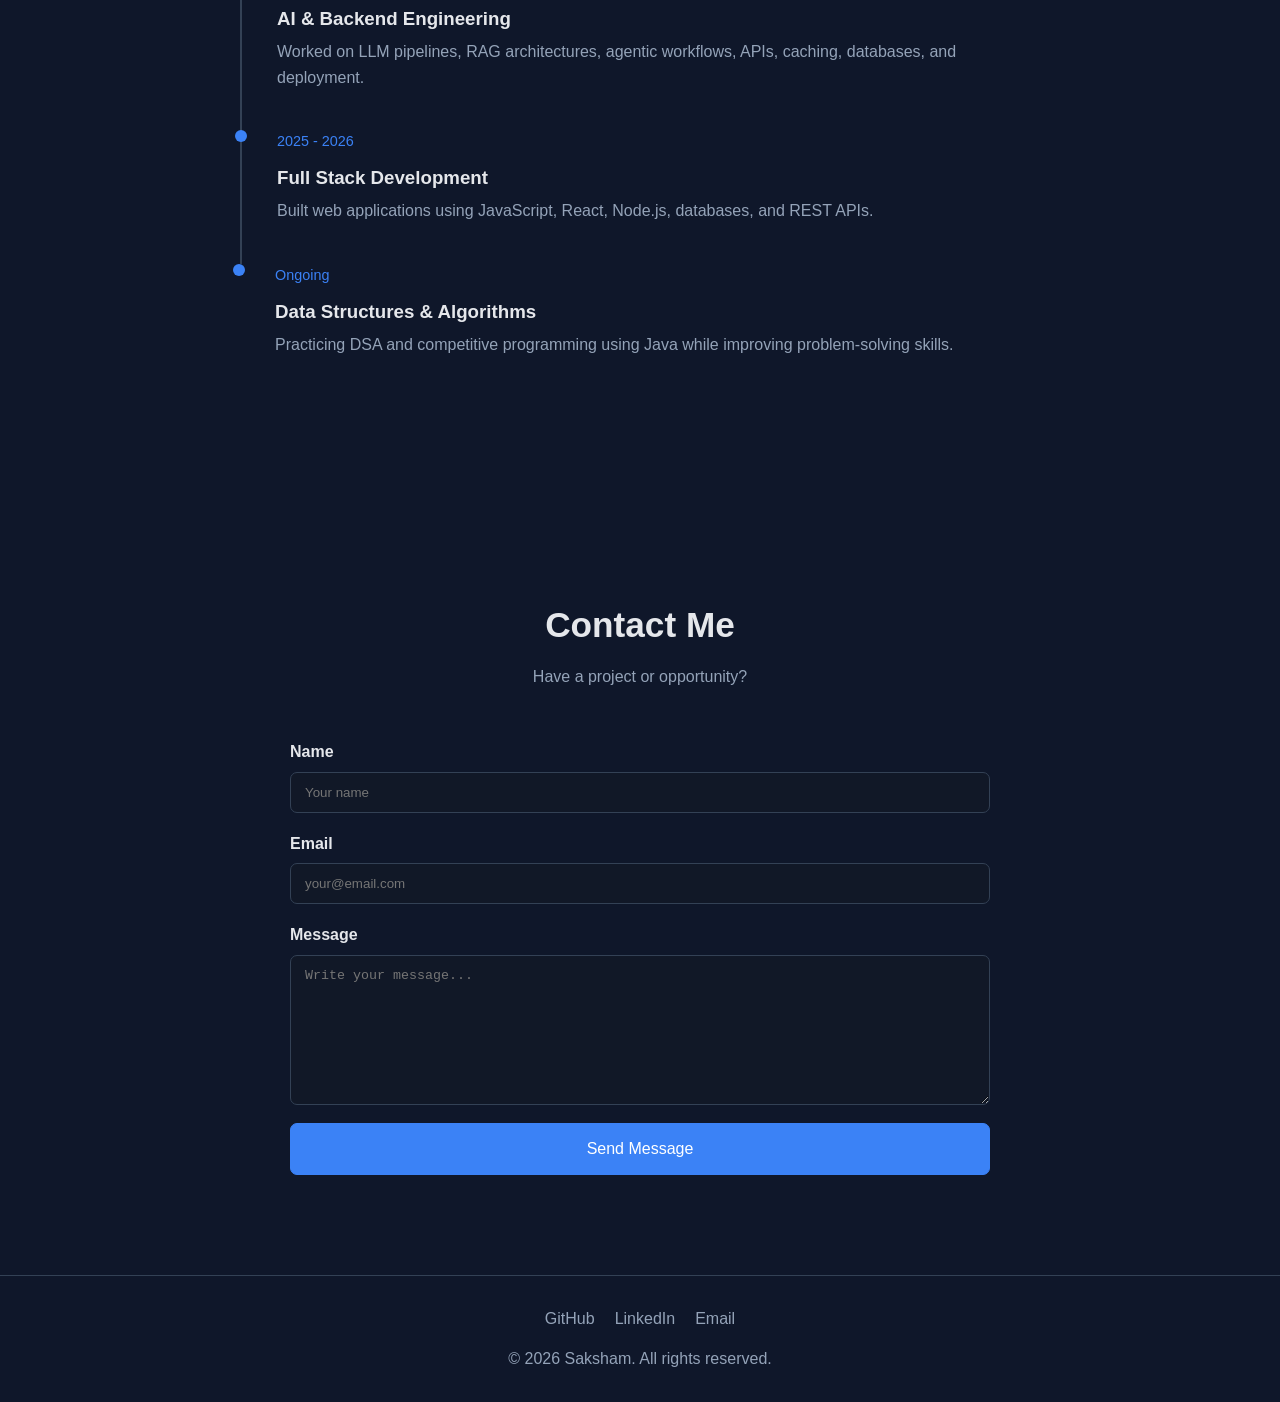
<file: final.html>
<!DOCTYPE html>
<html lang="en">
<head>
  <meta charset="UTF-8" />

  <meta
    name="viewport"
    content="width=device-width, initial-scale=1.0"
  />

  <title>Saksham | Portfolio</title>

  <meta
    name="description"
    content="Personal portfolio showcasing my skills, projects, experience, and achievements."
  />

  <meta
    name="author"
    content="Saksham"
  />

  <meta
    name="robots"
    content="index, follow"
  />

  <!-- Open Graph -->
  <meta
    property="og:title"
    content="Saksham | Portfolio"
  />

  <meta
    property="og:description"
    content="Personal portfolio showcasing my skills, projects, experience, and achievements."
  />

  <meta
    property="og:type"
    content="website"
  />

  <style>
    /* =========================
       RESET
    ========================= */

    * {
      margin: 0;
      padding: 0;
      box-sizing: border-box;
    }

    html {
      scroll-behavior: smooth;
      scroll-padding-top: 80px;
    }

    body {
      font-family:
        Inter,
        -apple-system,
        BlinkMacSystemFont,
        "Segoe UI",
        sans-serif;

      line-height: 1.6;
      color: #e5e7eb;
      background: #0f172a;
    }

    a {
      color: inherit;
      text-decoration: none;
    }

    button {
      font: inherit;
    }

    img {
      max-width: 100%;
      display: block;
    }


    /* =========================
       VARIABLES
    ========================= */

    :root {
      --background: #0f172a;
      --background-secondary: #111827;
      --card: #1e293b;
      --card-hover: #263449;

      --primary: #3b82f6;
      --primary-hover: #2563eb;

      --text: #f8fafc;
      --text-secondary: #94a3b8;

      --border: #334155;

      --max-width: 1100px;
    }


    /* =========================
       UTILITY
    ========================= */

    .container {
      width: min(90%, var(--max-width));
      margin: auto;
    }

    .section {
      padding: 100px 0;
    }

    .section-title {
      text-align: center;
      margin-bottom: 50px;
    }

    .section-title h2 {
      font-size: 2.2rem;
      margin-bottom: 10px;
    }

    .section-title p {
      color: var(--text-secondary);
    }


    /* =========================
       NAVBAR
    ========================= */

    header {
      position: fixed;
      top: 0;
      left: 0;
      right: 0;

      z-index: 1000;

      background: rgba(15, 23, 42, 0.9);
      backdrop-filter: blur(12px);

      border-bottom: 1px solid rgba(255,255,255,0.05);
    }

    nav {
      height: 70px;

      display: flex;
      align-items: center;
      justify-content: space-between;
    }

    .logo {
      font-size: 1.4rem;
      font-weight: 800;
      color: var(--text);
    }

    .logo span {
      color: var(--primary);
    }

    .nav-links {
      display: flex;
      list-style: none;
      gap: 30px;
    }

    .nav-links a {
      color: var(--text-secondary);
      transition: 0.2s;
    }

    .nav-links a:hover {
      color: var(--text);
    }

    .menu-button {
      display: none;

      border: none;
      background: transparent;
      color: white;

      font-size: 1.8rem;
      cursor: pointer;
    }


    /* =========================
       HERO
    ========================= */

    .hero {
      min-height: 100vh;

      display: flex;
      align-items: center;

      padding-top: 70px;
    }

    .hero-content {
      max-width: 750px;
    }

    .hero-subtitle {
      color: var(--primary);
      font-weight: 600;
      margin-bottom: 15px;
    }

    .hero h1 {
      font-size: clamp(2.8rem, 7vw, 5rem);
      line-height: 1.05;
      margin-bottom: 20px;
    }

    .hero h1 span {
      color: var(--primary);
    }

    .hero-description {
      max-width: 650px;

      color: var(--text-secondary);
      font-size: 1.1rem;

      margin-bottom: 30px;
    }

    .hero-buttons {
      display: flex;
      gap: 15px;
      flex-wrap: wrap;
    }

    .btn {
      display: inline-flex;
      align-items: center;
      justify-content: center;

      padding: 12px 22px;

      border-radius: 7px;

      border: 1px solid var(--border);

      cursor: pointer;

      transition:
        background 0.2s,
        transform 0.2s;
    }

    .btn:hover {
      transform: translateY(-2px);
    }

    .btn-primary {
      background: var(--primary);
      border-color: var(--primary);
      color: white;
    }

    .btn-primary:hover {
      background: var(--primary-hover);
    }

    .btn-secondary {
      background: transparent;
      color: var(--text);
    }

    .btn-secondary:hover {
      background: var(--card);
    }


    /* =========================
       ABOUT
    ========================= */

    .about-grid {
      display: grid;
      grid-template-columns: 1fr 1fr;

      gap: 50px;

      align-items: center;
    }

    .about-text p {
      color: var(--text-secondary);
      margin-bottom: 15px;
    }

    .about-card {
      background: var(--card);

      padding: 30px;

      border-radius: 12px;
      border: 1px solid var(--border);
    }

    .about-card h3 {
      margin-bottom: 15px;
    }

    .about-card ul {
      list-style: none;
    }

    .about-card li {
      padding: 8px 0;
      color: var(--text-secondary);
    }

    .about-card li strong {
      color: var(--text);
    }


    /* =========================
       SKILLS
    ========================= */

    .skills-grid {
      display: grid;

      grid-template-columns:
        repeat(4, 1fr);

      gap: 20px;
    }

    .skill {
      background: var(--card);

      padding: 25px;

      border-radius: 10px;

      border: 1px solid var(--border);

      text-align: center;

      transition: 0.2s;
    }

    .skill:hover {
      transform: translateY(-5px);
      background: var(--card-hover);
    }

    .skill h3 {
      margin-bottom: 8px;
    }

    .skill p {
      color: var(--text-secondary);
      font-size: 0.9rem;
    }


    /* =========================
       PROJECTS
    ========================= */

    .projects-grid {
      display: grid;

      grid-template-columns:
        repeat(3, 1fr);

      gap: 25px;
    }

    .project {
      background: var(--card);

      border: 1px solid var(--border);

      border-radius: 12px;

      overflow: hidden;

      transition: 0.25s;
    }

    .project:hover {
      transform: translateY(-6px);
      background: var(--card-hover);
    }

    .project-image {
      height: 180px;

      display: flex;
      align-items: center;
      justify-content: center;

      background: #172033;

      font-size: 3rem;
    }

    .project-content {
      padding: 25px;
    }

    .project-content h3 {
      margin-bottom: 10px;
    }

    .project-content p {
      color: var(--text-secondary);
      margin-bottom: 15px;
    }

    .project-links {
      display: flex;
      gap: 15px;
    }

    .project-links a {
      color: var(--primary);
      font-weight: 600;
    }

    .project-links a:hover {
      text-decoration: underline;
    }


    /* =========================
       EXPERIENCE
    ========================= */

    .timeline {
      max-width: 800px;
      margin: auto;
    }

    .timeline-item {
      position: relative;

      padding: 0 0 40px 35px;

      border-left: 2px solid var(--border);
    }

    .timeline-item:last-child {
      border-left: none;
    }

    .timeline-item::before {
      content: "";

      position: absolute;

      left: -7px;
      top: 0;

      width: 12px;
      height: 12px;

      border-radius: 50%;

      background: var(--primary);
    }

    .timeline-item h3 {
      margin-bottom: 5px;
    }

    .timeline-date {
      color: var(--primary);
      font-size: 0.9rem;
      margin-bottom: 10px;
    }

    .timeline-item p {
      color: var(--text-secondary);
    }


    /* =========================
       CONTACT
    ========================= */

    .contact-container {
      max-width: 700px;
      margin: auto;
    }

    .contact-form {
      display: grid;
      gap: 18px;
    }

    .form-group {
      display: grid;
      gap: 7px;
    }

    .form-group label {
      font-weight: 600;
    }

    .form-group input,
    .form-group textarea {
      width: 100%;

      padding: 12px 14px;

      border: 1px solid var(--border);
      border-radius: 7px;

      background: var(--background-secondary);
      color: white;

      outline: none;
    }

    .form-group textarea {
      min-height: 150px;
      resize: vertical;
    }

    .form-group input:focus,
    .form-group textarea:focus {
      border-color: var(--primary);
    }

    .form-status {
      display: none;

      padding: 12px;

      border-radius: 7px;

      background: #14532d;
      color: #bbf7d0;
    }

    .form-status.show {
      display: block;
    }


    /* =========================
       FOOTER
    ========================= */

    footer {
      padding: 30px 0;

      border-top: 1px solid var(--border);

      text-align: center;

      color: var(--text-secondary);
    }

    .social-links {
      display: flex;

      justify-content: center;

      gap: 20px;

      margin-bottom: 15px;
    }

    .social-links a {
      color: var(--text-secondary);
    }

    .social-links a:hover {
      color: var(--primary);
    }


    /* =========================
       ANIMATION
    ========================= */

    .fade-in {
      opacity: 0;
      transform: translateY(20px);

      transition:
        opacity 0.6s ease,
        transform 0.6s ease;
    }

    .fade-in.visible {
      opacity: 1;
      transform: translateY(0);
    }


    /* =========================
       RESPONSIVE
    ========================= */

    @media (max-width: 900px) {

      .skills-grid {
        grid-template-columns:
          repeat(2, 1fr);
      }

      .projects-grid {
        grid-template-columns:
          repeat(2, 1fr);
      }

    }


    @media (max-width: 700px) {

      .menu-button {
        display: block;
      }

      .nav-links {
        position: absolute;

        top: 70px;
        left: 0;
        right: 0;

        display: none;

        flex-direction: column;

        gap: 0;

        background: var(--background);

        border-bottom: 1px solid var(--border);
      }

      .nav-links.active {
        display: flex;
      }

      .nav-links li {
        padding: 15px 5%;
      }

      .about-grid {
        grid-template-columns: 1fr;
      }

      .skills-grid,
      .projects-grid {
        grid-template-columns: 1fr;
      }

      .section {
        padding: 75px 0;
      }

      .hero h1 {
        font-size: 3rem;
      }

    }
  </style>
</head>


<body>

  <!-- =========================
       NAVIGATION
  ========================== -->

  <header>
    <nav class="container">

      <a href="#home" class="logo">
        Saksham<span>.</span>
      </a>

      <button
        class="menu-button"
        id="menuButton"
        aria-label="Open navigation menu"
        aria-expanded="false"
      >
        ☰
      </button>

      <ul class="nav-links" id="navLinks">

        <li>
          <a href="#home">Home</a>
        </li>

        <li>
          <a href="#about">About</a>
        </li>

        <li>
          <a href="#skills">Skills</a>
        </li>

        <li>
          <a href="#projects">Projects</a>
        </li>

        <li>
          <a href="#experience">Experience</a>
        </li>

        <li>
          <a href="#contact">Contact</a>
        </li>

      </ul>

    </nav>
  </header>


  <main>

    <!-- =========================
         HERO
    ========================== -->

    <section id="home" class="hero">

      <div class="container">

        <div class="hero-content fade-in">

          <p class="hero-subtitle">
            Computer Science Student
          </p>

          <h1>
            Hi, I'm <span>Saksham</span>.
          </h1>

          <p class="hero-description">
            I build software, explore AI and machine learning,
            and enjoy turning ideas into practical projects.
            This portfolio showcases my work, skills, and journey.
          </p>

          <div class="hero-buttons">

            <a
              href="#projects"
              class="btn btn-primary"
            >
              View My Work
            </a>

            <a
              href="#contact"
              class="btn btn-secondary"
            >
              Contact Me
            </a>

          </div>

        </div>

      </div>

    </section>


    <!-- =========================
         ABOUT
    ========================== -->

    <section id="about" class="section">

      <div class="container">

        <div class="section-title fade-in">

          <h2>About Me</h2>

          <p>
            A little bit about who I am
          </p>

        </div>


        <div class="about-grid">

          <div class="about-text fade-in">

            <p>
              I'm a Computer Science student interested in
              software development, artificial intelligence,
              backend systems, and problem solving.
            </p>

            <p>
              I enjoy learning by building real projects rather
              than only following tutorials. My goal is to
              continuously improve my technical skills and
              create software that solves useful problems.
            </p>

            <p>
              I'm currently focused on improving my programming,
              data structures and algorithms, system design,
              and AI engineering skills.
            </p>

          </div>


          <div class="about-card fade-in">

            <h3>Quick Facts</h3>

            <ul>

              <li>
                <strong>Education:</strong>
                B.Tech Computer Science
              </li>

              <li>
                <strong>Focus:</strong>
                Software & AI Engineering
              </li>

              <li>
                <strong>Interests:</strong>
                AI, Backend, DSA
              </li>

              <li>
                <strong>Location:</strong>
                India
              </li>

            </ul>

          </div>

        </div>

      </div>

    </section>


    <!-- =========================
         SKILLS
    ========================== -->

    <section id="skills" class="section">

      <div class="container">

        <div class="section-title fade-in">

          <h2>Skills</h2>

          <p>
            Technologies and areas I work with
          </p>

        </div>


        <div class="skills-grid">

          <article class="skill fade-in">

            <h3>Java</h3>

            <p>
              Object-oriented programming,
              DSA and competitive programming.
            </p>

          </article>


          <article class="skill fade-in">

            <h3>Python</h3>

            <p>
              Automation, data processing,
              AI and machine learning.
            </p>

          </article>


          <article class="skill fade-in">

            <h3>JavaScript</h3>

            <p>
              Frontend development and
              interactive web applications.
            </p>

          </article>


          <article class="skill fade-in">

            <h3>React</h3>

            <p>
              Component-based frontend
              application development.
            </p>

          </article>


          <article class="skill fade-in">

            <h3>Node.js</h3>

            <p>
              Backend APIs and
              server-side applications.
            </p>

          </article>


          <article class="skill fade-in">

            <h3>Databases</h3>

            <p>
              SQL, PostgreSQL,
              MongoDB and Redis.
            </p>

          </article>


          <article class="skill fade-in">

            <h3>Git</h3>

            <p>
              Version control,
              collaboration and GitHub.
            </p>

          </article>


          <article class="skill fade-in">

            <h3>AI / ML</h3>

            <p>
              Machine learning,
              LLMs and RAG systems.
            </p>

          </article>

        </div>

      </div>

    </section>


    <!-- =========================
         PROJECTS
    ========================== -->

    <section id="projects" class="section">

      <div class="container">

        <div class="section-title fade-in">

          <h2>Projects</h2>

          <p>
            Some things I've built
          </p>

        </div>


        <div class="projects-grid">


          <article class="project fade-in">

            <div class="project-image">
              💻
            </div>

            <div class="project-content">

              <h3>AI RAG System</h3>

              <p>
                A multi-agent retrieval augmented generation
                system designed to provide reliable answers
                using external knowledge sources.
              </p>

              <div class="project-links">

                <a
                  href="https://github.com/"
                  target="_blank"
                  rel="noopener noreferrer"
                >
                  GitHub
                </a>

                <a href="#contact">
                  Details
                </a>

              </div>

            </div>

          </article>


          <article class="project fade-in">

            <div class="project-image">
              📊
            </div>

            <div class="project-content">

              <h3>WhatsApp Chat Analyzer</h3>

              <p>
                A data analysis application that extracts
                useful statistics and insights from exported
                WhatsApp conversations.
              </p>

              <div class="project-links">

                <a
                  href="https://github.com/"
                  target="_blank"
                  rel="noopener noreferrer"
                >
                  GitHub
                </a>

                <a href="#contact">
                  Details
                </a>

              </div>

            </div>

          </article>


          <article class="project fade-in">

            <div class="project-image">
              🌱
            </div>

            <div class="project-content">

              <h3>Carbon Emission Tracker</h3>

              <p>
                A web application designed to help users
                understand and track their estimated
                carbon footprint.
              </p>

              <div class="project-links">

                <a
                  href="https://github.com/"
                  target="_blank"
                  rel="noopener noreferrer"
                >
                  GitHub
                </a>

                <a href="#contact">
                  Details
                </a>

              </div>

            </div>

          </article>


        </div>

      </div>

    </section>


    <!-- =========================
         EXPERIENCE
    ========================== -->

    <section id="experience" class="section">

      <div class="container">

        <div class="section-title fade-in">

          <h2>Experience & Learning</h2>

          <p>
            My journey so far
          </p>

        </div>


        <div class="timeline">


          <article class="timeline-item fade-in">

            <div class="timeline-date">
              2026
            </div>

            <h3>
              AI & Backend Engineering
            </h3>

            <p>
              Worked on LLM pipelines, RAG architectures,
              agentic workflows, APIs, caching, databases,
              and deployment.
            </p>

          </article>


          <article class="timeline-item fade-in">

            <div class="timeline-date">
              2025 - 2026
            </div>

            <h3>
              Full Stack Development
            </h3>

            <p>
              Built web applications using JavaScript,
              React, Node.js, databases, and REST APIs.
            </p>

          </article>


          <article class="timeline-item fade-in">

            <div class="timeline-date">
              Ongoing
            </div>

            <h3>
              Data Structures & Algorithms
            </h3>

            <p>
              Practicing DSA and competitive programming
              using Java while improving problem-solving
              skills.
            </p>

          </article>


        </div>

      </div>

    </section>


    <!-- =========================
         CONTACT
    ========================== -->

    <section id="contact" class="section">

      <div class="container">

        <div class="section-title fade-in">

          <h2>Contact Me</h2>

          <p>
            Have a project or opportunity?
          </p>

        </div>


        <div class="contact-container fade-in">

          <form
            class="contact-form"
            id="contactForm"
          >

            <div class="form-group">

              <label for="name">
                Name
              </label>

              <input
                type="text"
                id="name"
                name="name"
                placeholder="Your name"
                required
              />

            </div>


            <div class="form-group">

              <label for="email">
                Email
              </label>

              <input
                type="email"
                id="email"
                name="email"
                placeholder="your@email.com"
                required
              />

            </div>


            <div class="form-group">

              <label for="message">
                Message
              </label>

              <textarea
                id="message"
                name="message"
                placeholder="Write your message..."
                required
              ></textarea>

            </div>


            <button
              type="submit"
              class="btn btn-primary"
            >
              Send Message
            </button>


            <div
              class="form-status"
              id="formStatus"
              role="status"
              aria-live="polite"
            >
              Thanks! Your message has been received.
            </div>

          </form>

        </div>

      </div>

    </section>

  </main>


  <!-- =========================
       FOOTER
  ========================== -->

  <footer>

    <div class="container">

      <div class="social-links">

        <a
          href="https://github.com/"
          target="_blank"
          rel="noopener noreferrer"
          aria-label="GitHub"
        >
          GitHub
        </a>

        <a
          href="https://www.linkedin.com/"
          target="_blank"
          rel="noopener noreferrer"
          aria-label="LinkedIn"
        >
          LinkedIn
        </a>

        <a
          href="mailto:your@email.com"
          aria-label="Email"
        >
          Email
        </a>

      </div>

      <p>
        &copy; <span id="year"></span> Saksham.
        All rights reserved.
      </p>

    </div>

  </footer>


  <!-- =========================
       JAVASCRIPT
  ========================== -->

  <script>

    /* =========================
       MOBILE NAVIGATION
    ========================== */

    const menuButton =
      document.getElementById("menuButton");

    const navLinks =
      document.getElementById("navLinks");


    menuButton.addEventListener("click", () => {

      const isOpen =
        navLinks.classList.toggle("active");

      menuButton.setAttribute(
        "aria-expanded",
        isOpen
      );

      menuButton.setAttribute(
        "aria-label",
        isOpen
          ? "Close navigation menu"
          : "Open navigation menu"
      );

    });


    /*
     * Close mobile menu after clicking a link.
     */

    document
      .querySelectorAll(".nav-links a")
      .forEach((link) => {

        link.addEventListener("click", () => {

          navLinks.classList.remove("active");

          menuButton.setAttribute(
            "aria-expanded",
            "false"
          );

          menuButton.setAttribute(
            "aria-label",
            "Open navigation menu"
          );

        });

      });


    /* =========================
       SCROLL ANIMATIONS
    ========================== */

    const animatedElements =
      document.querySelectorAll(".fade-in");


    const observer =
      new IntersectionObserver(
        (entries) => {

          entries.forEach((entry) => {

            if (entry.isIntersecting) {

              entry.target.classList.add(
                "visible"
              );

              observer.unobserve(
                entry.target
              );

            }

          });

        },
        {
          threshold: 0.1
        }
      );


    animatedElements.forEach((element) => {
      observer.observe(element);
    });


    /* =========================
       CONTACT FORM
    ========================== */

    const contactForm =
      document.getElementById("contactForm");

    const formStatus =
      document.getElementById("formStatus");


    contactForm.addEventListener(
      "submit",
      (event) => {

        event.preventDefault();

        formStatus.classList.add("show");

        contactForm.reset();

        setTimeout(() => {

          formStatus.classList.remove(
            "show"
          );

        }, 5000);

      }
    );


    /* =========================
       CURRENT YEAR
    ========================== */

    document.getElementById("year").textContent =
      new Date().getFullYear();

  </script>

</body>
</html>
</file>
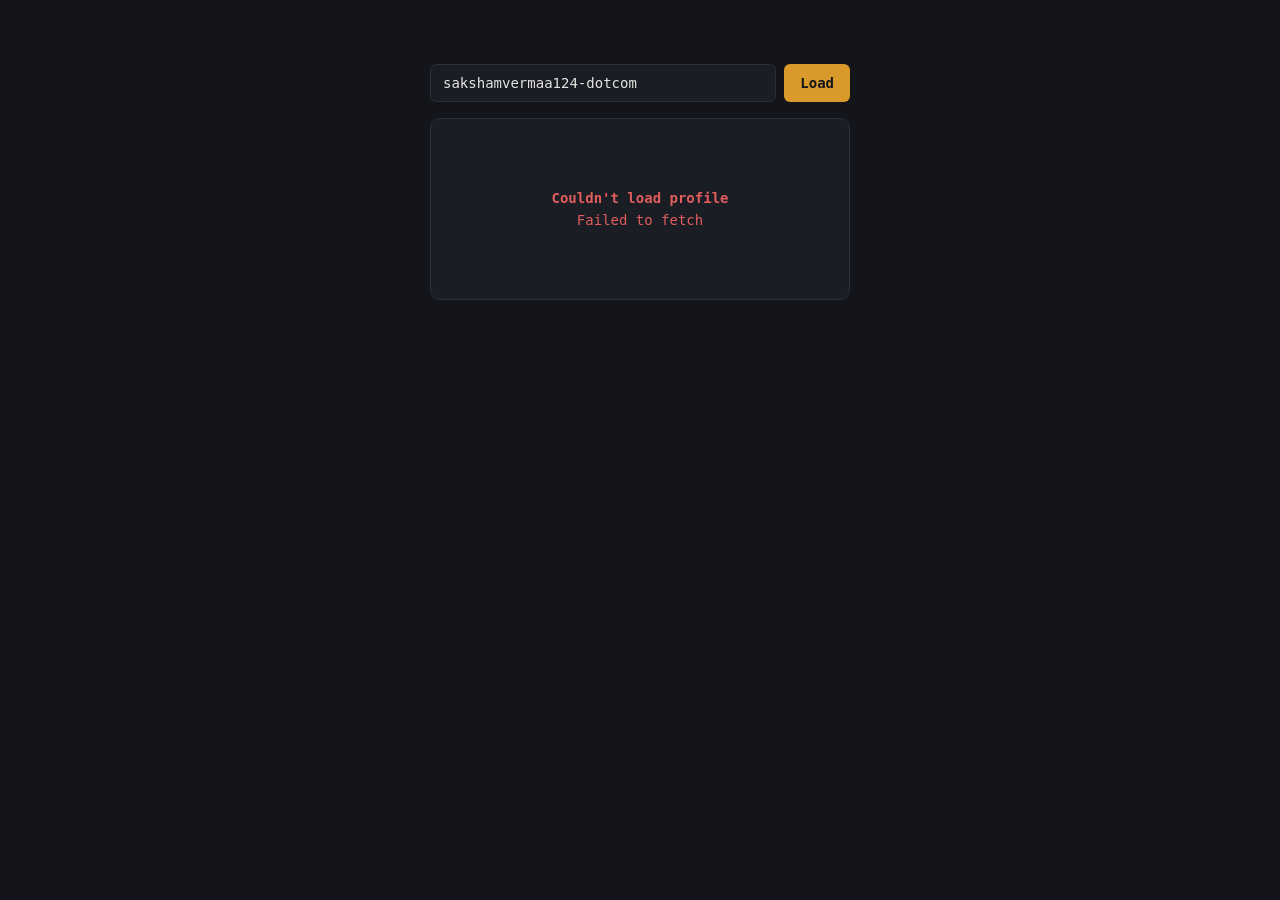
<file: github_stats.html>
<!DOCTYPE html>
<html lang="en">
<head>
<meta charset="UTF-8">
<meta name="viewport" content="width=device-width, initial-scale=1.0">
<title>GitHub Stats</title>
<style>
  :root {
    --bg: #14151a;
    --panel: #1b1d24;
    --border: #2c2f38;
    --text: #e4e4e2;
    --muted: #8b8d98;
    --amber: #d99a2b;
    --red: #e05d5d;
    --mono: "IBM Plex Mono", "SF Mono", ui-monospace, Menlo, monospace;
  }

  * { box-sizing: border-box; }

  body {
    background: var(--bg);
    color: var(--text);
    font-family: var(--mono);
    display: flex;
    flex-direction: column;
    align-items: center;
    gap: 16px;
    padding: 64px 20px;
    margin: 0;
  }

  .controls {
    display: flex;
    gap: 8px;
    width: 100%;
    max-width: 420px;
  }

  .controls input {
    flex: 1;
    background: var(--panel);
    border: 1px solid var(--border);
    color: var(--text);
    font-family: inherit;
    font-size: 14px;
    padding: 10px 12px;
    border-radius: 6px;
  }

  .controls input:focus-visible {
    outline: 2px solid var(--amber);
    outline-offset: 1px;
  }

  .controls button {
    background: var(--amber);
    color: #14151a;
    border: none;
    font-family: inherit;
    font-weight: 600;
    font-size: 14px;
    padding: 10px 16px;
    border-radius: 6px;
    cursor: pointer;
  }

  .controls button:hover { opacity: 0.9; }

  .card {
    width: 100%;
    max-width: 420px;
    background: var(--panel);
    border: 1px solid var(--border);
    border-radius: 10px;
    padding: 24px;
    min-height: 180px;
  }

  /* --- loading skeleton --- */
  .skeleton { display: flex; gap: 16px; align-items: center; }
  .skel-block {
    background: linear-gradient(90deg, var(--border) 25%, #363944 37%, var(--border) 63%);
    background-size: 400% 100%;
    animation: shimmer 1.4s ease infinite;
    border-radius: 6px;
  }
  .skel-avatar { width: 64px; height: 64px; border-radius: 50%; flex-shrink: 0; }
  .skel-lines { flex: 1; display: flex; flex-direction: column; gap: 10px; }
  .skel-line { height: 12px; width: 100%; }
  .skel-line.short { width: 60%; }

  @keyframes shimmer {
    0% { background-position: 100% 0; }
    100% { background-position: -100% 0; }
  }

  /* --- error state --- */
  .error {
    color: var(--red);
    font-size: 14px;
    display: flex;
    flex-direction: column;
    gap: 6px;
    align-items: center;
    text-align: center;
    justify-content: center;
    height: 132px;
  }

  /* --- profile state --- */
  .profile { display: flex; gap: 16px; }

  .profile img {
    width: 64px;
    height: 64px;
    border-radius: 50%;
    border: 1px solid var(--border);
    flex-shrink: 0;
  }

  .profile__name {
    font-size: 16px;
    font-weight: 600;
    margin: 0;
  }

  .profile__login {
    color: var(--muted);
    font-size: 13px;
    margin: 2px 0 8px;
  }

  .profile__bio {
    font-size: 13px;
    color: var(--text);
    line-height: 1.5;
    margin: 0 0 14px;
  }

  .profile__stats {
    display: flex;
    gap: 20px;
    border-top: 1px solid var(--border);
    padding-top: 12px;
  }

  .stat__num {
    font-size: 15px;
    font-weight: 600;
    color: var(--amber);
  }

  .stat__label {
    font-size: 11px;
    color: var(--muted);
    text-transform: uppercase;
    letter-spacing: 0.06em;
  }
</style>
</head>
<body>

<div class="controls">
  <input type="text" id="username-input" value="sakshamvermaa124-dotcom" placeholder="GitHub username" aria-label="GitHub username">
  <button id="load-btn">Load</button>
</div>

<div class="card" id="card" role="status" aria-live="polite"></div>

<script>
  const card = document.getElementById("card");
  const input = document.getElementById("username-input");
  const loadBtn = document.getElementById("load-btn");

  function renderLoading() {
    card.innerHTML = `
      <div class="skeleton">
        <div class="skel-block skel-avatar"></div>
        <div class="skel-lines">
          <div class="skel-block skel-line short"></div>
          <div class="skel-block skel-line"></div>
          <div class="skel-block skel-line"></div>
        </div>
      </div>
    `;
  }

  function renderError(message) {
    card.innerHTML = `
      <div class="error">
        <strong>Couldn't load profile</strong>
        <span>${message}</span>
      </div>
    `;
  }

  function renderProfile(user) {
    card.innerHTML = `
      <div class="profile">
        <img src="${user.avatar_url}" alt="${user.login}'s avatar">
        <div>
          <p class="profile__name">${user.name || user.login}</p>
          <p class="profile__login">@${user.login}</p>
          ${user.bio ? `<p class="profile__bio">${user.bio}</p>` : ""}
          <div class="profile__stats">
            <div><div class="stat__num">${user.public_repos}</div><div class="stat__label">Repos</div></div>
            <div><div class="stat__num">${user.followers}</div><div class="stat__label">Followers</div></div>
            <div><div class="stat__num">${user.following}</div><div class="stat__label">Following</div></div>
          </div>
        </div>
      </div>
    `;
  }

  async function loadProfile(username) {
    renderLoading();
    try {
      const res = await fetch(`https://api.github.com/users/${username}`);
      if (!res.ok) {
        if (res.status === 404) {
          throw new Error(`User "${username}" not found.`);
        }
        throw new Error(`GitHub API returned ${res.status}.`);
      }
      const user = await res.json();
      renderProfile(user);
    } catch (err) {
      renderError(err.message || "Network error. Please try again.");
    }
  }

  loadBtn.addEventListener("click", () => {
    const username = input.value.trim();
    if (username) loadProfile(username);
  });

  input.addEventListener("keydown", (e) => {
    if (e.key === "Enter") loadBtn.click();
  });

  // initial load
  loadProfile(input.value.trim());
</script>

</body>
</html>
</file>
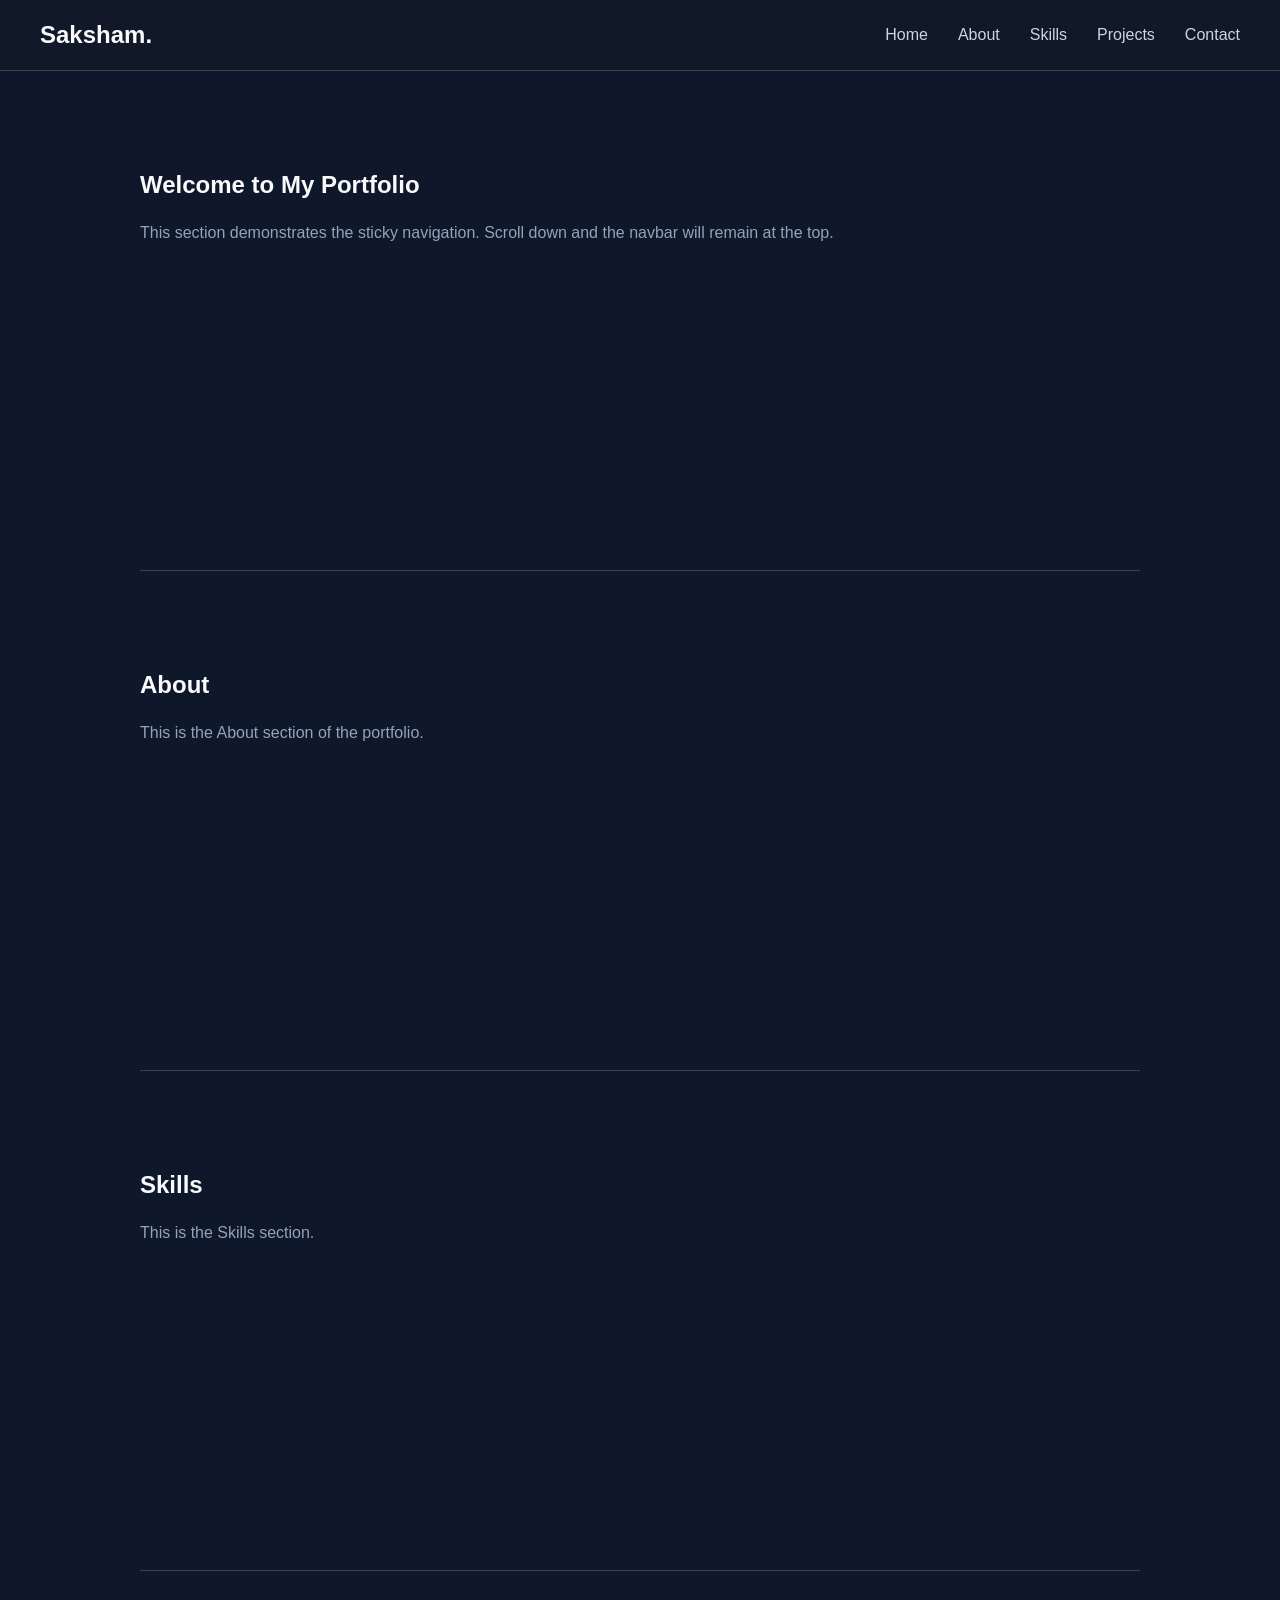
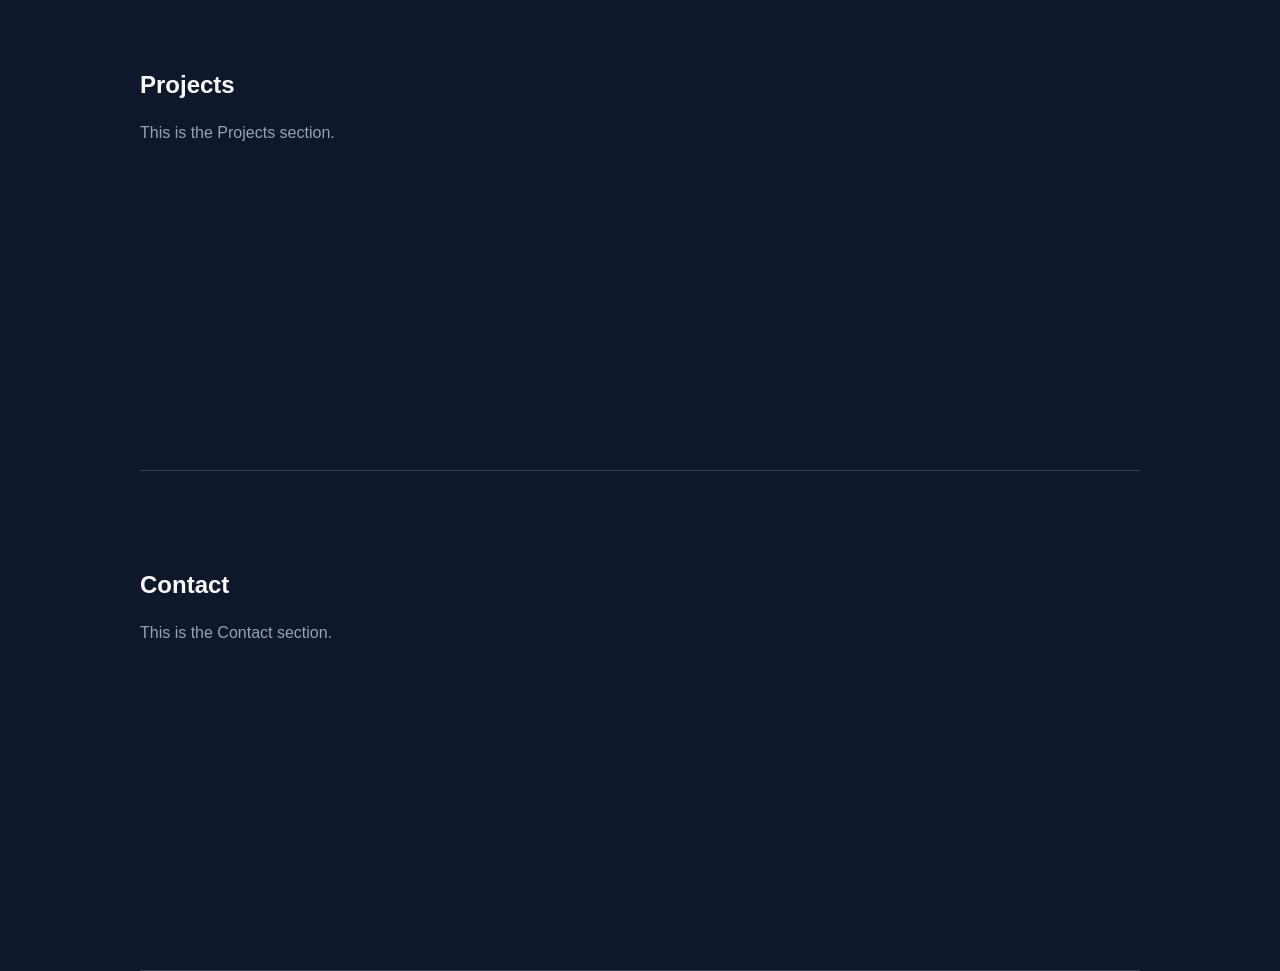
<file: indexxx.html>
<!DOCTYPE html>
<html lang="en">
<head>
  <meta charset="UTF-8">

  <meta
    name="viewport"
    content="width=device-width, initial-scale=1.0"
  >

  <title>Portfolio Navbar</title>

  <style>
    * {
      margin: 0;
      padding: 0;
      box-sizing: border-box;
    }

    html {
      scroll-behavior: smooth;
    }

    body {
      font-family: Arial, sans-serif;
      background: #0f172a;
      color: #f8fafc;
      min-height: 200vh;
      overflow-x: hidden;
    }

    /* =========================
       NAVBAR
    ========================== */

    .navbar {
      position: sticky;
      top: 0;
      z-index: 1000;

      width: 100%;
      background: #111827;
      border-bottom: 1px solid #334155;
    }

    .navbar-container {
      width: min(100% - 40px, 1200px);
      min-height: 70px;
      margin: 0 auto;

      display: flex;
      align-items: center;
      justify-content: space-between;
    }

    /* =========================
       LOGO
    ========================== */

    .logo {
      color: #f8fafc;
      text-decoration: none;
      font-size: 1.5rem;
      font-weight: 700;

      transition:
        color 0.3s ease;
    }

    .logo:hover {
      color: #3b82f6;
    }

    /* =========================
       NAV LINKS
    ========================== */

    .nav-menu {
      display: flex;
      align-items: center;

      list-style: none;
      gap: 30px;
    }

    .nav-menu a {
      display: block;

      color: #cbd5e1;
      text-decoration: none;

      font-size: 1rem;
      font-weight: 500;

      padding: 8px 0;

      transition:
        color 0.3s ease,
        transform 0.3s ease;
    }

    .nav-menu a:hover {
      color: #3b82f6;
      transform: translateY(-2px);
    }

    /* =========================
       HAMBURGER
    ========================== */

    .hamburger {
      display: none;

      width: 42px;
      height: 42px;

      padding: 8px;

      border: none;
      background: transparent;

      cursor: pointer;
    }

    .hamburger span {
      display: block;

      width: 100%;
      height: 3px;

      margin: 5px 0;

      background: #f8fafc;
      border-radius: 3px;

      transition:
        transform 0.3s ease,
        opacity 0.3s ease;
    }

    /* Hamburger animation when open */

    .hamburger.active span:nth-child(1) {
      transform: translateY(8px) rotate(45deg);
    }

    .hamburger.active span:nth-child(2) {
      opacity: 0;
    }

    .hamburger.active span:nth-child(3) {
      transform: translateY(-8px) rotate(-45deg);
    }

    /* =========================
       DEMO CONTENT
    ========================== */

    main {
      width: min(100% - 40px, 1000px);
      margin: 0 auto;
    }

    section {
      min-height: 500px;
      padding: 100px 0;
      border-bottom: 1px solid #334155;
    }

    section h1,
    section h2 {
      margin-bottom: 20px;
    }

    section p {
      color: #94a3b8;
      max-width: 700px;
      line-height: 1.7;
    }

    /* =========================
       MOBILE
       < 768px
    ========================== */

    @media (max-width: 767px) {

      .navbar-container {
        width: min(100% - 30px, 1200px);
      }

      .hamburger {
        display: block;
      }

      .nav-menu {
        position: absolute;

        top: 70px;
        left: 0;

        width: 100%;

        display: flex;
        flex-direction: column;
        align-items: stretch;

        gap: 0;

        background: #111827;
        border-bottom: 1px solid #334155;

        /*
         * Hidden by default.
         */
        max-height: 0;
        overflow: hidden;

        transition:
          max-height 0.3s ease;
      }

      .nav-menu.active {
        max-height: 400px;
      }

      .nav-menu li {
        width: 100%;
      }

      .nav-menu a {
        padding: 16px 20px;
        width: 100%;

        border-top: 1px solid #1e293b;
      }

      .nav-menu a:hover {
        transform: none;
        background: #1e293b;
      }
    }

    /* =========================
       REDUCED MOTION
    ========================== */

    @media (prefers-reduced-motion: reduce) {
      html {
        scroll-behavior: auto;
      }

      *,
      *::before,
      *::after {
        transition: none !important;
      }
    }
  </style>
</head>

<body>

  <!-- =========================
       NAVIGATION
  ========================== -->

  <header class="navbar">

    <nav
      class="navbar-container"
      aria-label="Main navigation"
    >

      <!-- Logo -->

      <a
        href="#home"
        class="logo"
      >
        Saksham.
      </a>


      <!-- Hamburger -->

      <button
        type="button"
        class="hamburger"
        id="hamburger"
        aria-label="Open navigation menu"
        aria-expanded="false"
        aria-controls="nav-menu"
      >
        <span></span>
        <span></span>
        <span></span>
      </button>


      <!-- Navigation links -->

      <ul
        class="nav-menu"
        id="nav-menu"
      >

        <li>
          <a href="#home">
            Home
          </a>
        </li>

        <li>
          <a href="#about">
            About
          </a>
        </li>

        <li>
          <a href="#skills">
            Skills
          </a>
        </li>

        <li>
          <a href="#projects">
            Projects
          </a>
        </li>

        <li>
          <a href="#contact">
            Contact
          </a>
        </li>

      </ul>

    </nav>

  </header>


  <!-- =========================
       DEMO CONTENT
  ========================== -->

  <main>

    <section id="home">

      <h1>
        Welcome to My Portfolio
      </h1>

      <p>
        This section demonstrates the sticky navigation.
        Scroll down and the navbar will remain at the top.
      </p>

    </section>


    <section id="about">

      <h2>
        About
      </h2>

      <p>
        This is the About section of the portfolio.
      </p>

    </section>


    <section id="skills">

      <h2>
        Skills
      </h2>

      <p>
        This is the Skills section.
      </p>

    </section>


    <section id="projects">

      <h2>
        Projects
      </h2>

      <p>
        This is the Projects section.
      </p>

    </section>


    <section id="contact">

      <h2>
        Contact
      </h2>

      <p>
        This is the Contact section.
      </p>

    </section>

  </main>


  <!-- =========================
       JAVASCRIPT
  ========================== -->

  <script>

    const hamburger =
      document.getElementById("hamburger");

    const navMenu =
      document.getElementById("nav-menu");


    /*
     * Toggle mobile navigation.
     */

    hamburger.addEventListener("click", () => {

      const isOpen =
        navMenu.classList.toggle("active");

      hamburger.classList.toggle(
        "active",
        isOpen
      );

      hamburger.setAttribute(
        "aria-expanded",
        String(isOpen)
      );

      hamburger.setAttribute(
        "aria-label",
        isOpen
          ? "Close navigation menu"
          : "Open navigation menu"
      );

    });


    /*
     * Close mobile menu when a link is clicked.
     */

    const navLinks =
      navMenu.querySelectorAll("a");

    navLinks.forEach((link) => {

      link.addEventListener("click", () => {

        navMenu.classList.remove("active");

        hamburger.classList.remove("active");

        hamburger.setAttribute(
          "aria-expanded",
          "false"
        );

        hamburger.setAttribute(
          "aria-label",
          "Open navigation menu"
        );

      });

    });


    /*
     * Close mobile menu when the user
     * presses Escape.
     */

    document.addEventListener(
      "keydown",
      (event) => {

        if (
          event.key === "Escape" &&
          navMenu.classList.contains("active")
        ) {

          navMenu.classList.remove("active");

          hamburger.classList.remove("active");

          hamburger.setAttribute(
            "aria-expanded",
            "false"
          );

          hamburger.setAttribute(
            "aria-label",
            "Open navigation menu"
          );

          hamburger.focus();
        }

      }
    );

  </script>

</body>
</html>
</file>
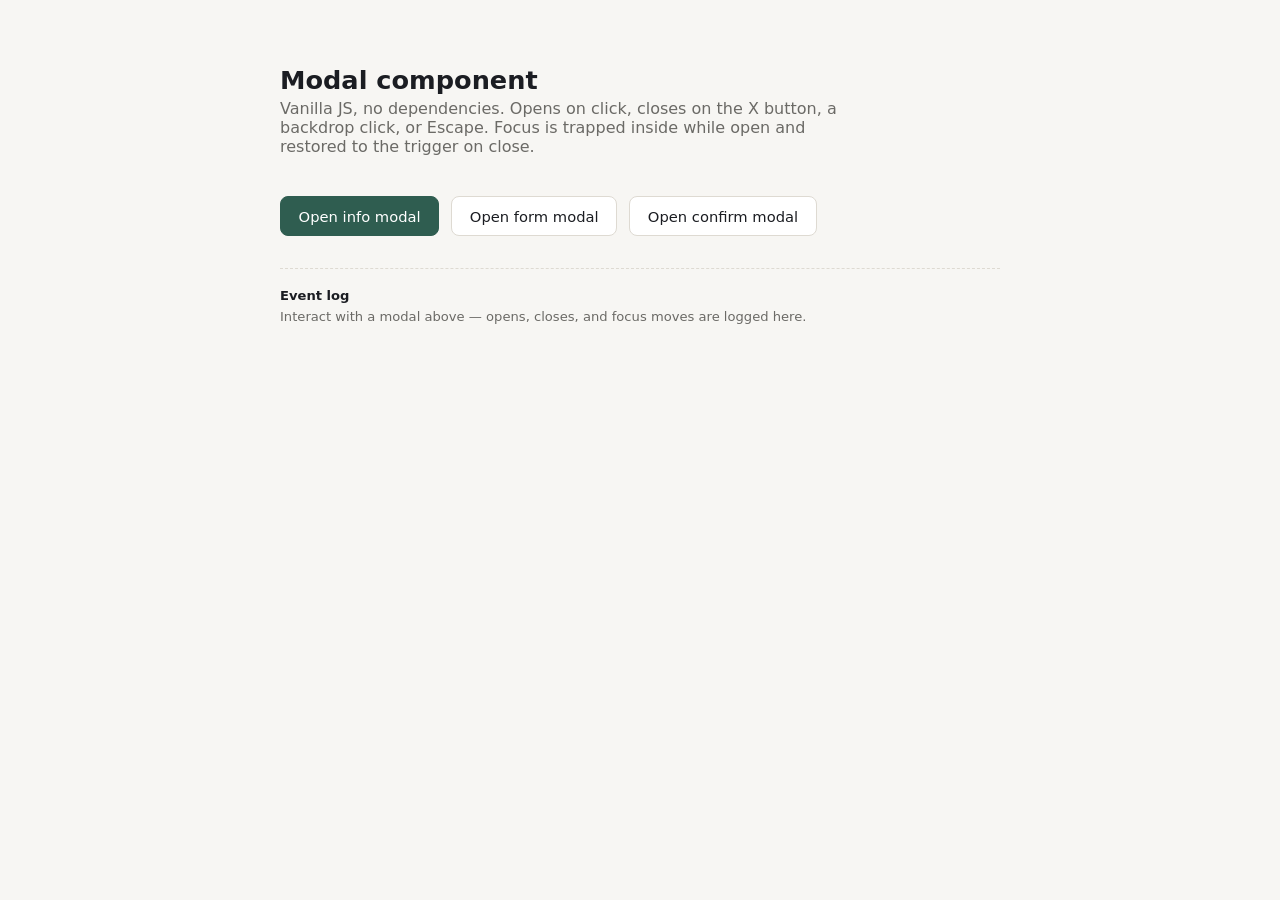
<file: reusable.html>
<!DOCTYPE html>
<html lang="en">
<head>
<meta charset="UTF-8">
<meta name="viewport" content="width=device-width, initial-scale=1.0">
<title>Accessible Modal Component</title>
<style>
  :root {
    --ink: #1b1d22;
    --paper: #f7f6f3;
    --panel: #ffffff;
    --line: #dedad2;
    --accent: #2f5d50;
    --accent-ink: #ffffff;
    --muted: #6b6a66;
    --radius: 10px;
    --shadow: 0 20px 60px -15px rgba(20, 20, 20, 0.35);
  }

  * { box-sizing: border-box; }

  body {
    margin: 0;
    min-height: 100vh;
    background: var(--paper);
    color: var(--ink);
    font-family: "Segoe UI", system-ui, -apple-system, sans-serif;
    padding: 3rem 1.5rem 6rem;
  }

  main { max-width: 720px; margin: 0 auto; }

  h1 { font-size: 1.6rem; margin-bottom: 0.25rem; }
  p.lede { color: var(--muted); margin-top: 0; margin-bottom: 2.5rem; max-width: 56ch; }

  .trigger-row {
    display: flex;
    flex-wrap: wrap;
    gap: 0.75rem;
    margin-bottom: 2rem;
  }

  button {
    font: inherit;
    cursor: pointer;
  }

  .btn {
    padding: 0.65rem 1.1rem;
    border-radius: 8px;
    border: 1px solid var(--line);
    background: var(--panel);
    color: var(--ink);
    font-size: 0.92rem;
    transition: border-color 0.15s ease, transform 0.1s ease;
  }
  .btn:hover { border-color: var(--accent); }
  .btn:active { transform: translateY(1px); }

  .btn-primary {
    background: var(--accent);
    color: var(--accent-ink);
    border-color: var(--accent);
  }
  .btn-primary:hover { filter: brightness(1.08); }

  /* Visible keyboard focus everywhere */
  button:focus-visible,
  [href]:focus-visible,
  input:focus-visible,
  select:focus-visible,
  textarea:focus-visible {
    outline: 3px solid var(--accent);
    outline-offset: 2px;
  }

  .log {
    font-size: 0.82rem;
    color: var(--muted);
    border-top: 1px dashed var(--line);
    padding-top: 1rem;
    line-height: 1.6;
  }
  .log strong { color: var(--ink); }

  /* ---------- Modal ---------- */

  .modal-backdrop {
    position: fixed;
    inset: 0;
    background: rgba(20, 18, 15, 0.5);
    display: flex;
    align-items: center;
    justify-content: center;
    padding: 1.5rem;
    z-index: 1000;
    opacity: 0;
    visibility: hidden;
    transition: opacity 0.2s ease, visibility 0s linear 0.2s;
  }

  .modal-backdrop.is-open {
    opacity: 1;
    visibility: visible;
    transition: opacity 0.2s ease, visibility 0s linear 0s;
  }

  .modal {
    background: var(--panel);
    border-radius: var(--radius);
    box-shadow: var(--shadow);
    width: 100%;
    max-width: 30rem;
    max-height: min(85vh, 640px);
    display: flex;
    flex-direction: column;
    transform: translateY(14px) scale(0.97);
    opacity: 0;
    transition: transform 0.22s cubic-bezier(.2,.8,.2,1), opacity 0.2s ease;
  }

  .modal-backdrop.is-open .modal {
    transform: translateY(0) scale(1);
    opacity: 1;
  }

  @media (prefers-reduced-motion: reduce) {
    .modal-backdrop,
    .modal { transition: none !important; }
  }

  .modal-header {
    display: flex;
    align-items: flex-start;
    justify-content: space-between;
    gap: 1rem;
    padding: 1.25rem 1.25rem 0.9rem;
    border-bottom: 1px solid var(--line);
  }

  .modal-header h2 {
    margin: 0;
    font-size: 1.15rem;
  }

  .modal-close {
    flex-shrink: 0;
    width: 2rem;
    height: 2rem;
    border-radius: 6px;
    border: 1px solid transparent;
    background: transparent;
    color: var(--muted);
    font-size: 1.1rem;
    line-height: 1;
    display: flex;
    align-items: center;
    justify-content: center;
  }
  .modal-close:hover {
    background: var(--paper);
    color: var(--ink);
  }

  .modal-body {
    padding: 1rem 1.25rem;
    overflow-y: auto;
    font-size: 0.95rem;
    color: var(--ink);
    line-height: 1.55;
  }

  .modal-body label {
    display: block;
    font-size: 0.85rem;
    margin: 0.9rem 0 0.3rem;
    color: var(--muted);
  }

  .modal-body input,
  .modal-body textarea {
    width: 100%;
    padding: 0.55rem 0.65rem;
    border: 1px solid var(--line);
    border-radius: 6px;
    font: inherit;
    background: var(--paper);
  }

  .modal-footer {
    padding: 0.9rem 1.25rem 1.25rem;
    display: flex;
    justify-content: flex-end;
    gap: 0.6rem;
    border-top: 1px solid var(--line);
  }
</style>
</head>
<body>

<main>
  <h1>Modal component</h1>
  <p class="lede">
    Vanilla JS, no dependencies. Opens on click, closes on the X button, a backdrop click,
    or Escape. Focus is trapped inside while open and restored to the trigger on close.
  </p>

  <div class="trigger-row">
    <button class="btn btn-primary" data-modal-trigger="modal-info">Open info modal</button>
    <button class="btn" data-modal-trigger="modal-form">Open form modal</button>
    <button class="btn" data-modal-trigger="modal-confirm">Open confirm modal</button>
  </div>

  <div class="log" id="log">
    <strong>Event log</strong><br>
    Interact with a modal above — opens, closes, and focus moves are logged here.
  </div>
</main>

<!-- Modal 1: info -->
<div class="modal-backdrop" id="modal-info" data-modal>
  <div class="modal" role="dialog" aria-modal="true" aria-labelledby="modal-info-title" tabindex="-1">
    <div class="modal-header">
      <h2 id="modal-info-title">About this component</h2>
      <button class="modal-close" type="button" data-modal-close aria-label="Close dialog">&times;</button>
    </div>
    <div class="modal-body">
      <p>
        This dialog follows the WAI-ARIA Dialog (Modal) pattern: <code>role="dialog"</code>,
        <code>aria-modal="true"</code>, and <code>aria-labelledby</code> pointing at its heading.
      </p>
      <p>
        Try tabbing through the controls below — focus should never leave the dialog while
        it's open, and Shift+Tab from the first element wraps to the last.
      </p>
      <button class="btn">Focusable A</button>
      <button class="btn">Focusable B</button>
    </div>
    <div class="modal-footer">
      <button class="btn btn-primary" data-modal-close>Got it</button>
    </div>
  </div>
</div>

<!-- Modal 2: form -->
<div class="modal-backdrop" id="modal-form" data-modal>
  <div class="modal" role="dialog" aria-modal="true" aria-labelledby="modal-form-title" tabindex="-1">
    <div class="modal-header">
      <h2 id="modal-form-title">Quick contact form</h2>
      <button class="modal-close" type="button" data-modal-close aria-label="Close dialog">&times;</button>
    </div>
    <div class="modal-body">
      <label for="mf-name">Name</label>
      <input id="mf-name" type="text" placeholder="Jane Doe" autofocus>
      <label for="mf-msg">Message</label>
      <textarea id="mf-msg" rows="3" placeholder="Say hello..."></textarea>
    </div>
    <div class="modal-footer">
      <button class="btn" data-modal-close>Cancel</button>
      <button class="btn btn-primary" data-modal-close>Send</button>
    </div>
  </div>
</div>

<!-- Modal 3: confirm, opened from inside modal-form's trigger area too, demonstrates stacking-free multi-instance -->
<div class="modal-backdrop" id="modal-confirm" data-modal>
  <div class="modal" role="dialog" aria-modal="true" aria-labelledby="modal-confirm-title" tabindex="-1">
    <div class="modal-header">
      <h2 id="modal-confirm-title">Delete this item?</h2>
      <button class="modal-close" type="button" data-modal-close aria-label="Close dialog">&times;</button>
    </div>
    <div class="modal-body">
      <p>This can't be undone. This modal has no other focusable element inside the body,
        so the trap falls back to the close button and the footer actions.</p>
    </div>
    <div class="modal-footer">
      <button class="btn" data-modal-close>Cancel</button>
      <button class="btn btn-primary" data-modal-close>Delete</button>
    </div>
  </div>
</div>

<script>
/**
 * Modal — accessible, reusable dialog component.
 *
 * Usage:
 *   const m = new Modal(document.getElementById('modal-info'));
 *   m.open();  m.close();
 *
 * Or auto-wire via [data-modal-trigger="<id>"] buttons on the page,
 * which is what Modal.initAll() below does.
 *
 * Markup contract:
 *   <div class="modal-backdrop" id="..." data-modal>
 *     <div class="modal" role="dialog" aria-modal="true" aria-labelledby="...">
 *       ...
 *       <button data-modal-close>...</button>  (any number of these)
 *     </div>
 *   </div>
 */
class Modal {
  static openCount = 0; // shared across all instances, for body scroll locking
  static FOCUSABLE_SELECTOR = [
    'a[href]', 'button:not([disabled])', 'textarea:not([disabled])',
    'input:not([disabled]):not([type="hidden"])', 'select:not([disabled])',
    '[tabindex]:not([tabindex="-1"])'
  ].join(',');

  constructor(backdropEl, options = {}) {
    this.backdrop = backdropEl;
    this.dialog = backdropEl.querySelector('.modal, [role="dialog"]');
    this.onOpen = options.onOpen || null;
    this.onClose = options.onClose || null;

    if (!this.dialog) {
      throw new Error('Modal: no [role="dialog"] element found inside backdrop.');
    }

    this.triggerEl = null;   // element that opened this modal, focus returns here
    this.isOpen = false;

    this._handleKeydown = this._handleKeydown.bind(this);
    this._handleBackdropClick = this._handleBackdropClick.bind(this);

    // Wire up any close buttons declared in markup
    this.dialog.querySelectorAll('[data-modal-close]').forEach((btn) => {
      btn.addEventListener('click', () => this.close());
    });

    this.backdrop.addEventListener('click', this._handleBackdropClick);
  }

  open(triggerEl = null) {
    if (this.isOpen) return;
    this.isOpen = true;
    this.triggerEl = triggerEl || document.activeElement;

    this.backdrop.classList.add('is-open');
    document.addEventListener('keydown', this._handleKeydown, true);

    Modal.openCount += 1;
    if (Modal.openCount === 1) {
      document.body.dataset.prevOverflow = document.body.style.overflow || '';
      document.body.style.overflow = 'hidden';
    }

    // Move focus into the dialog. Prefer an [autofocus] element, else the
    // first focusable element, else the dialog container itself.
    const preferred = this.dialog.querySelector('[autofocus]');
    const target = preferred || this._getFocusable()[0] || this.dialog;
    // Wait a frame so the element is visible/transitioning before focusing,
    // which keeps the animation smooth and focus reliable across browsers.
    requestAnimationFrame(() => target.focus());

    if (this.onOpen) this.onOpen(this);
    this._log(`Opened "${this._title()}" — focus moved into dialog.`);
  }

  close() {
    if (!this.isOpen) return;
    this.isOpen = false;

    this.backdrop.classList.remove('is-open');
    document.removeEventListener('keydown', this._handleKeydown, true);

    Modal.openCount = Math.max(0, Modal.openCount - 1);
    if (Modal.openCount === 0) {
      document.body.style.overflow = document.body.dataset.prevOverflow || '';
      delete document.body.dataset.prevOverflow;
    }

    if (this.triggerEl && typeof this.triggerEl.focus === 'function') {
      this.triggerEl.focus();
    }

    if (this.onClose) this.onClose(this);
    this._log(`Closed "${this._title()}" — focus returned to trigger.`);
  }

  toggle(triggerEl = null) {
    this.isOpen ? this.close() : this.open(triggerEl);
  }

  _getFocusable() {
    return Array.from(this.dialog.querySelectorAll(Modal.FOCUSABLE_SELECTOR))
      .filter((el) => el.offsetParent !== null || el === document.activeElement);
  }

  _handleKeydown(e) {
    if (!this.isOpen) return;

    if (e.key === 'Escape') {
      e.stopPropagation();
      this.close();
      return;
    }

    if (e.key === 'Tab') {
      const focusable = this._getFocusable();
      if (focusable.length === 0) {
        e.preventDefault();
        this.dialog.focus();
        return;
      }
      const first = focusable[0];
      const last = focusable[focusable.length - 1];

      if (e.shiftKey && document.activeElement === first) {
        e.preventDefault();
        last.focus();
      } else if (!e.shiftKey && document.activeElement === last) {
        e.preventDefault();
        first.focus();
      } else if (!this.dialog.contains(document.activeElement)) {
        // Focus somehow escaped (e.g. programmatic focus elsewhere) — pull it back.
        e.preventDefault();
        first.focus();
      }
    }
  }

  _handleBackdropClick(e) {
    if (e.target === this.backdrop) this.close();
  }

  _title() {
    const labelledBy = this.dialog.getAttribute('aria-labelledby');
    const labelEl = labelledBy && document.getElementById(labelledBy);
    return labelEl ? labelEl.textContent.trim() : (this.dialog.id || 'modal');
  }

  _log(msg) {
    const log = document.getElementById('log');
    if (!log) return;
    const line = document.createElement('div');
    line.textContent = msg;
    log.appendChild(line);
    log.scrollTop = log.scrollHeight;
  }

  /**
   * Auto-discover every [data-modal] on the page, instantiate a Modal for
   * it, and wire up any [data-modal-trigger="<id>"] buttons to open it.
   * Returns a Map of id -> Modal instance.
   */
  static initAll() {
    const instances = new Map();

    document.querySelectorAll('[data-modal]').forEach((backdropEl) => {
      instances.set(backdropEl.id, new Modal(backdropEl));
    });

    document.querySelectorAll('[data-modal-trigger]').forEach((trigger) => {
      const targetId = trigger.getAttribute('data-modal-trigger');
      const instance = instances.get(targetId);
      if (!instance) return;
      trigger.addEventListener('click', () => instance.open(trigger));
    });

    return instances;
  }
}

// Wire up the page
Modal.initAll();
</script>

</body>
</html>
</file>
